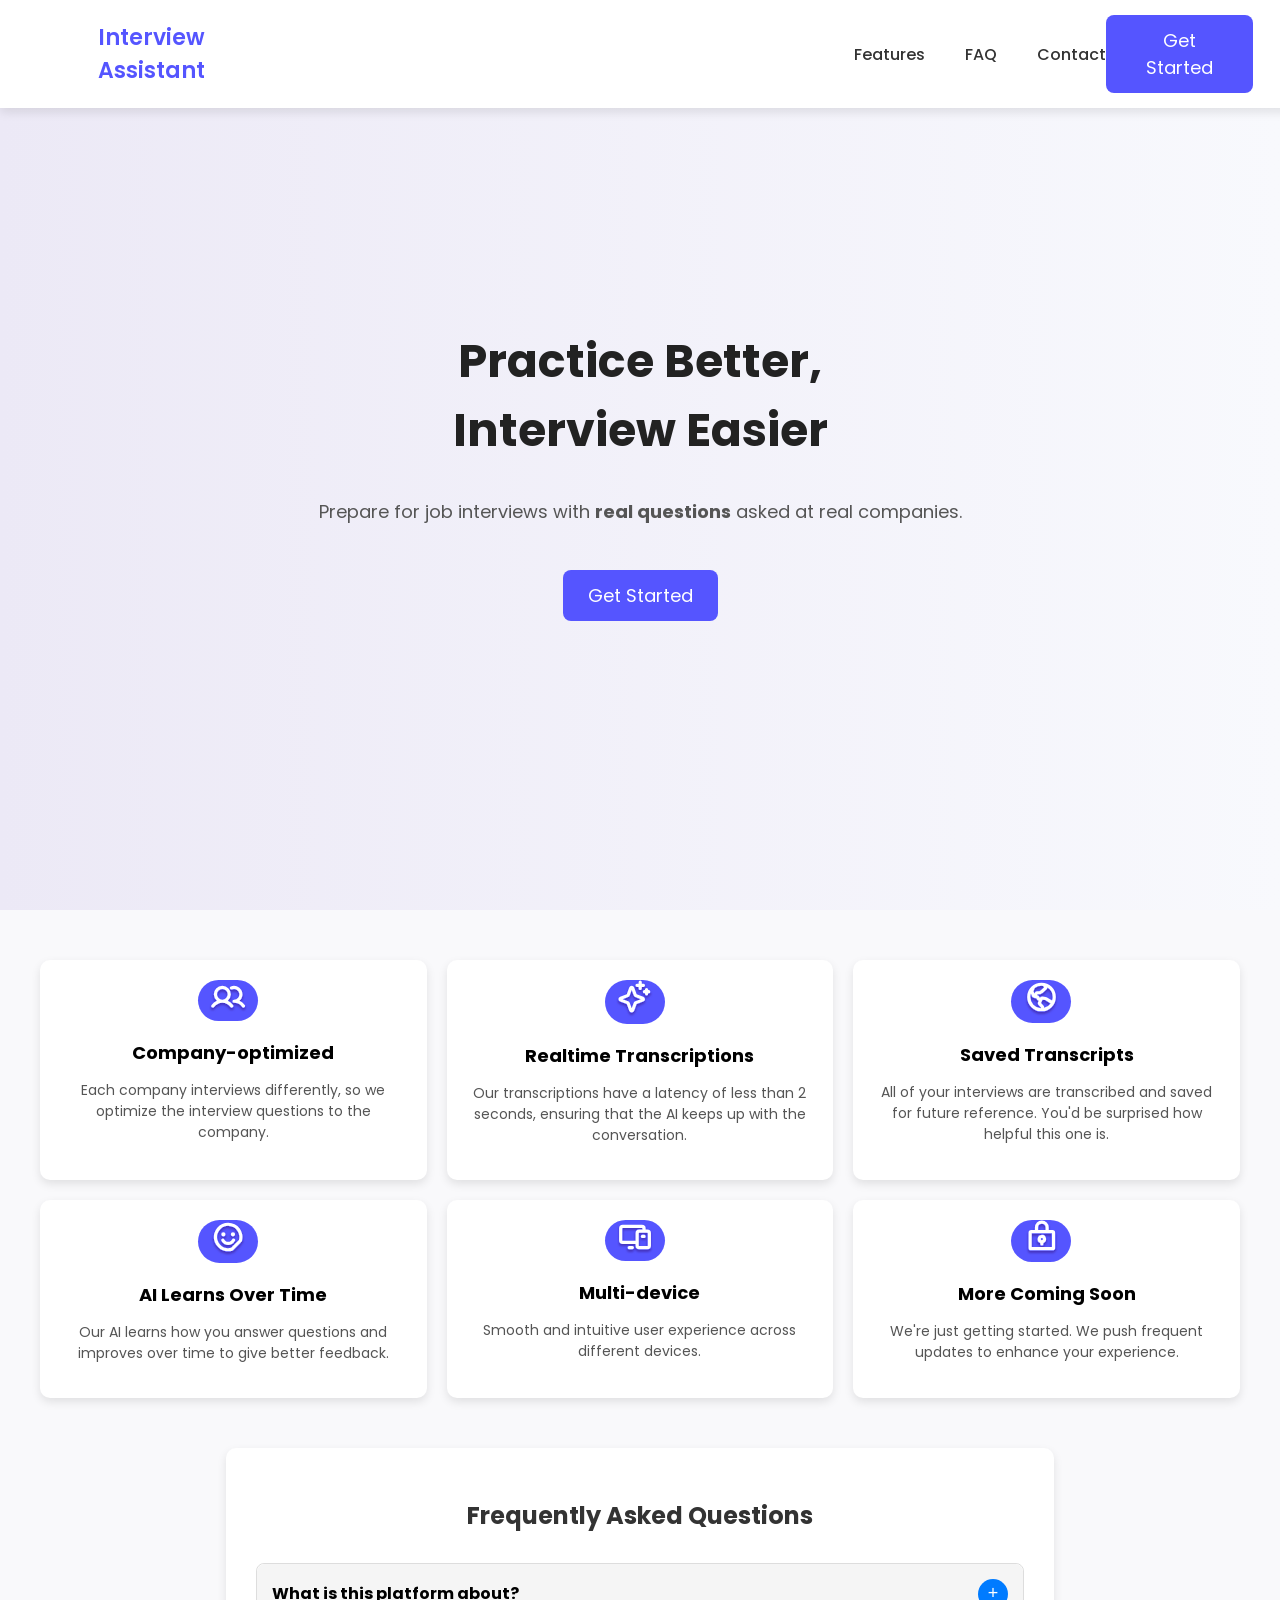
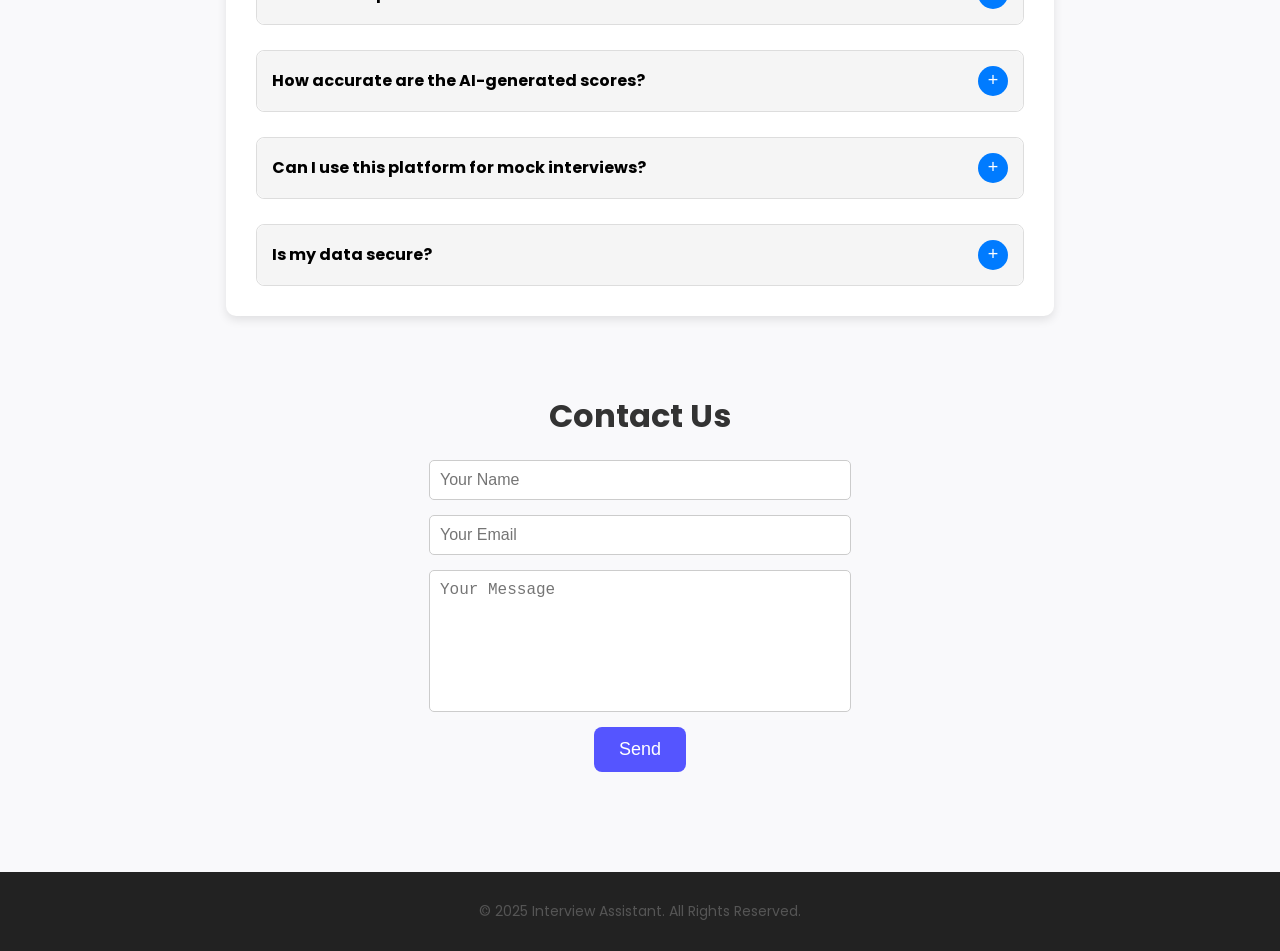
<file: index.html>
<!DOCTYPE html>
<html lang="en">
<head>
    <meta charset="UTF-8">
    <meta name="viewport" content="width=device-width, initial-scale=1.0">
    <title>Interview Assistant</title>
    <link href="https://fonts.googleapis.com/css2?family=Poppins:wght@300;400;600&display=swap" rel="stylesheet">
    <link rel="stylesheet" href="styles.css">
</head>
<body>

<header>
    <nav class="navbar">
        <div class="logo">Interview Assistant</div>
        <ul>
            <li><a href="#features">Features</a></li>
            <li><a href="#faq">FAQ</a></li>
            <li><a href="#contact">Contact</a></li>
        </ul>
        <a href="index1.html" class="btn">Get Started</a>
    </nav>
</header>

<section id="home" class="hero">
    <h1>Practice Better, <br>Interview Easier</h1>
    <p>Prepare for job interviews with <strong>real questions</strong> asked at real companies.</p><br>
    <a href="index1.html" class="btn">Get Started</a>
</section>

<section id="features">
    <div class="feature-card">
        <div class="icon"><img src="icon1.svg" alt="Company-optimized"></div>
        <h3>Company-optimized</h3>
        <p>Each company interviews differently, so we optimize the interview questions to the company.</p>
    </div>

    <div class="feature-card">
        <div class="icon"><img src="icon2.svg" alt="Realtime Transcriptions"></div>
        <h3>Realtime Transcriptions</h3>
        <p>Our transcriptions have a latency of less than 2 seconds, ensuring that the AI keeps up with the conversation.</p>
    </div>

    <div class="feature-card">
        <div class="icon"><img src="icon3.svg" alt="Saved Transcripts"></div>
        <h3>Saved Transcripts</h3>
        <p>All of your interviews are transcribed and saved for future reference. You'd be surprised how helpful this one is.</p>
    </div>

    <div class="feature-card">
        <div class="icon"><img src="icon4.svg" alt="AI Learns Over Time"></div>
        <h3>AI Learns Over Time</h3>
        <p>Our AI learns how you answer questions and improves over time to give better feedback.</p>
    </div>

    <div class="feature-card">
        <div class="icon"><img src="icon5.svg" alt="Multi-device"></div>
        <h3>Multi-device</h3>
        <p>Smooth and intuitive user experience across different devices.</p>
    </div>

    <div class="feature-card">
        <div class="icon"><img src="icon6.svg" alt="More Coming Soon"></div>
        <h3>More Coming Soon</h3>
        <p>We're just getting started. We push frequent updates to enhance your experience.</p>
    </div>
</section>

<section id="faq">
    <h2>Frequently Asked Questions</h2>
    <div class="faq-container">
        <div class="faq-item">
            <div class="faq-question">
                <span>What is this platform about?</span>
                <button class="faq-toggle">+</button>
            </div>
            <div class="faq-answer">
                This platform helps in analyzing student responses using AI models and provides feedback based on voice and keywords.
            </div>
        </div>

        <div class="faq-item">
            <div class="faq-question">
                <span>How accurate are the AI-generated scores?</span>
                <button class="faq-toggle">+</button>
            </div>
            <div class="faq-answer">
                Our AI models are trained on extensive datasets, ensuring high accuracy, but we always recommend human verification.
            </div>
        </div>

        <div class="faq-item">
            <div class="faq-question">
                <span>Can I use this platform for mock interviews?</span>
                <button class="faq-toggle">+</button>
            </div>
            <div class="faq-answer">
                Yes, you can use our platform for mock interviews, and it provides instant feedback to improve your performance.
            </div>
        </div>

        <div class="faq-item">
            <div class="faq-question">
                <span>Is my data secure?</span>
                <button class="faq-toggle">+</button>
            </div>
            <div class="faq-answer">
                Yes, we ensure complete data privacy with encryption, and your responses are never shared without permission.
            </div>
        </div>
    </div>
</section>

<section id="contact">
    <h2>Contact Us</h2>
    <form id="contact-form">
        <input type="text" placeholder="Your Name" required>
        <input type="email" placeholder="Your Email" required>
        <textarea placeholder="Your Message" required></textarea>
        <button type="submit" class="btn">Send</button>
    </form>
</section>

<footer>
    <p>&copy; 2025 Interview Assistant. All Rights Reserved.</p>
</footer>

<script src="script.js"></script>
<script>
var s = document.createElement("script");
s.src = "https://builder.corover.ai/params/widget/corovercb.lib.min.js?appId=1a52ae61-99c1-478e-8326-e823e359c471";
s.type = "text/javascript";
document.getElementsByTagName("body")[0].appendChild(s);
</script>
</body>
</html>
</file>
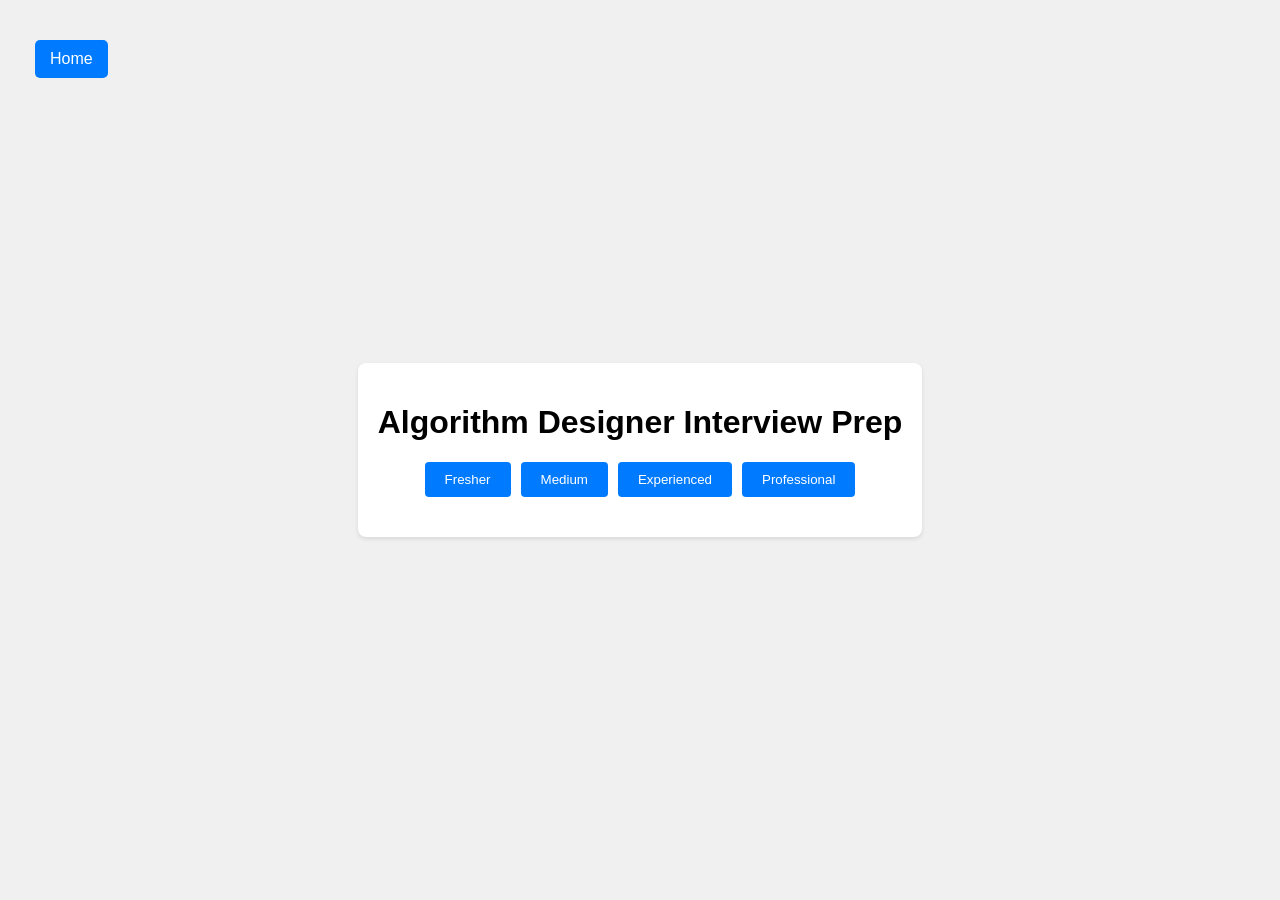
<file: Algo Designer/index.html>
<!DOCTYPE html>
<html>
<head>
<title>Algorithm Designer Interview Prep</title>
<link rel="stylesheet" href="style.css">
</head>
<body>
  <a href="../index.html" class="home-button">Home</a>
  <div class="container">
    <h1>Algorithm Designer Interview Prep</h1>
    <div class="level-buttons">
      <button id="fresher">Fresher</button>
      <button id="medium">Medium</button>
      <button id="experienced">Experienced</button>
      <button id="professional">Professional</button>
    </div>
    <div id="question-area" style="display: none;"></div>
    <div id="record-container" style="display: none;">  <button id="record-button" disabled>Record</button> </div><div id="user-answer" style="display: none;"></div>
    <button id="next-button" style="display: none;">Next/Skip</button>
    <div id="score-area" style="display: none;">
      <h2>Your Score: <span id="final-score">0</span></h2>
    </div>
    <div id="feedback-area" style="display: none;">
        <h2>Feedback:</h2>
        <ul id="feedback-list"></ul>
      </div>
  </div>

  <script src="script.js">
  </script>
</body>
</html>
</file>
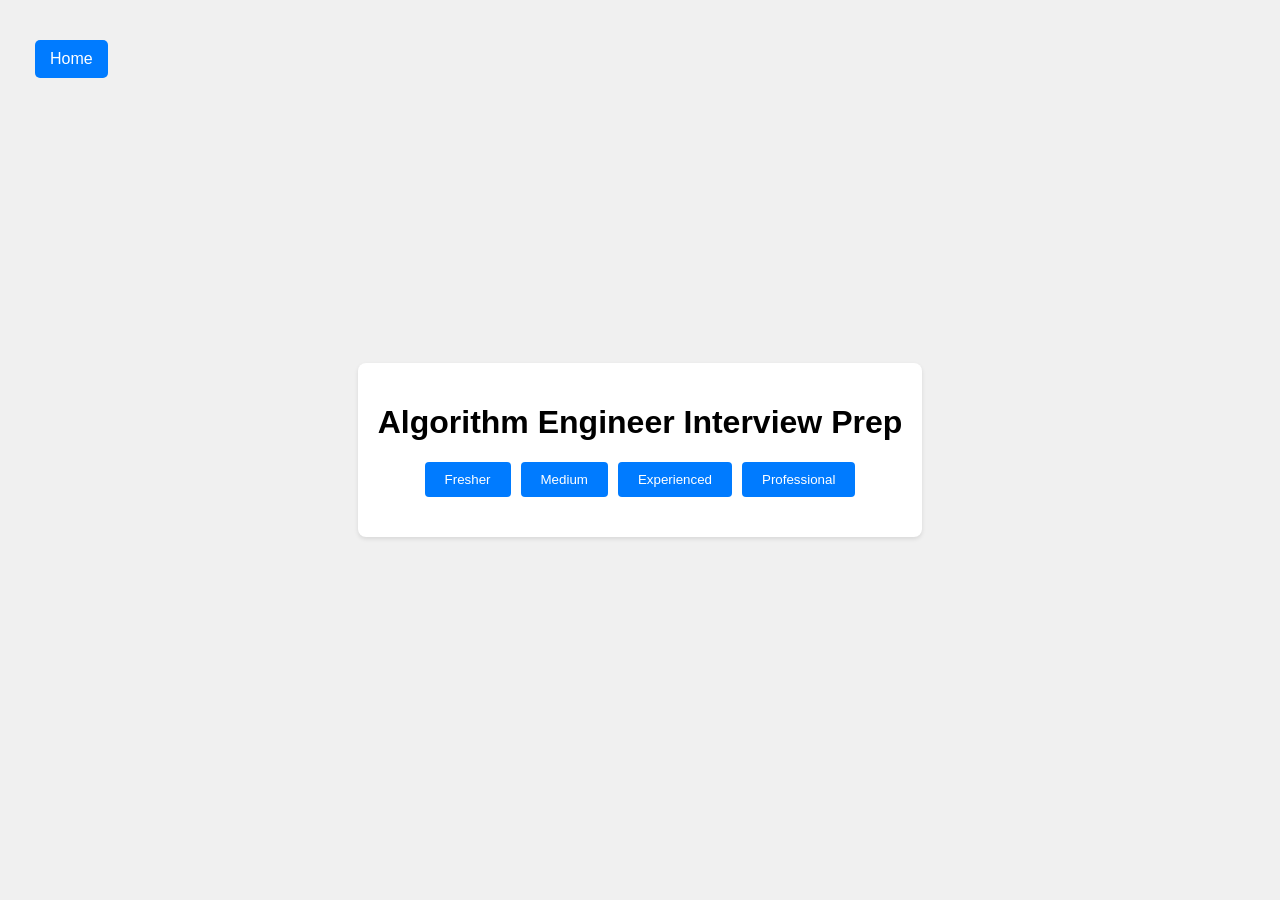
<file: Algo Engineer/index.html>
<!DOCTYPE html>
<html>
<head>
<title>Algorithm Engineer Interview Prep</title>
<link rel="stylesheet" href="style.css">
</head>
<body>
  <a href="../index.html" class="home-button">Home</a>
  <div class="container">
    <h1>Algorithm Engineer Interview Prep</h1>
    <div class="level-buttons">
      <button id="fresher">Fresher</button>
      <button id="medium">Medium</button>
      <button id="experienced">Experienced</button>
      <button id="professional">Professional</button>
    </div>
    <div id="question-area" style="display: none;"></div>
    <div id="record-container" style="display: none;">  <button id="record-button" disabled>Record</button> </div><div id="user-answer" style="display: none;"></div>
    <button id="next-button" style="display: none;">Next/Skip</button>
    <div id="score-area" style="display: none;">
      <h2>Your Score: <span id="final-score">0</span></h2>
    </div>
    <div id="feedback-area" style="display: none;">
        <h2>Feedback:</h2>
        <ul id="feedback-list"></ul>
      </div>
  </div>

  <script src="script.js">
  </script>
</body>
</html>
</file>
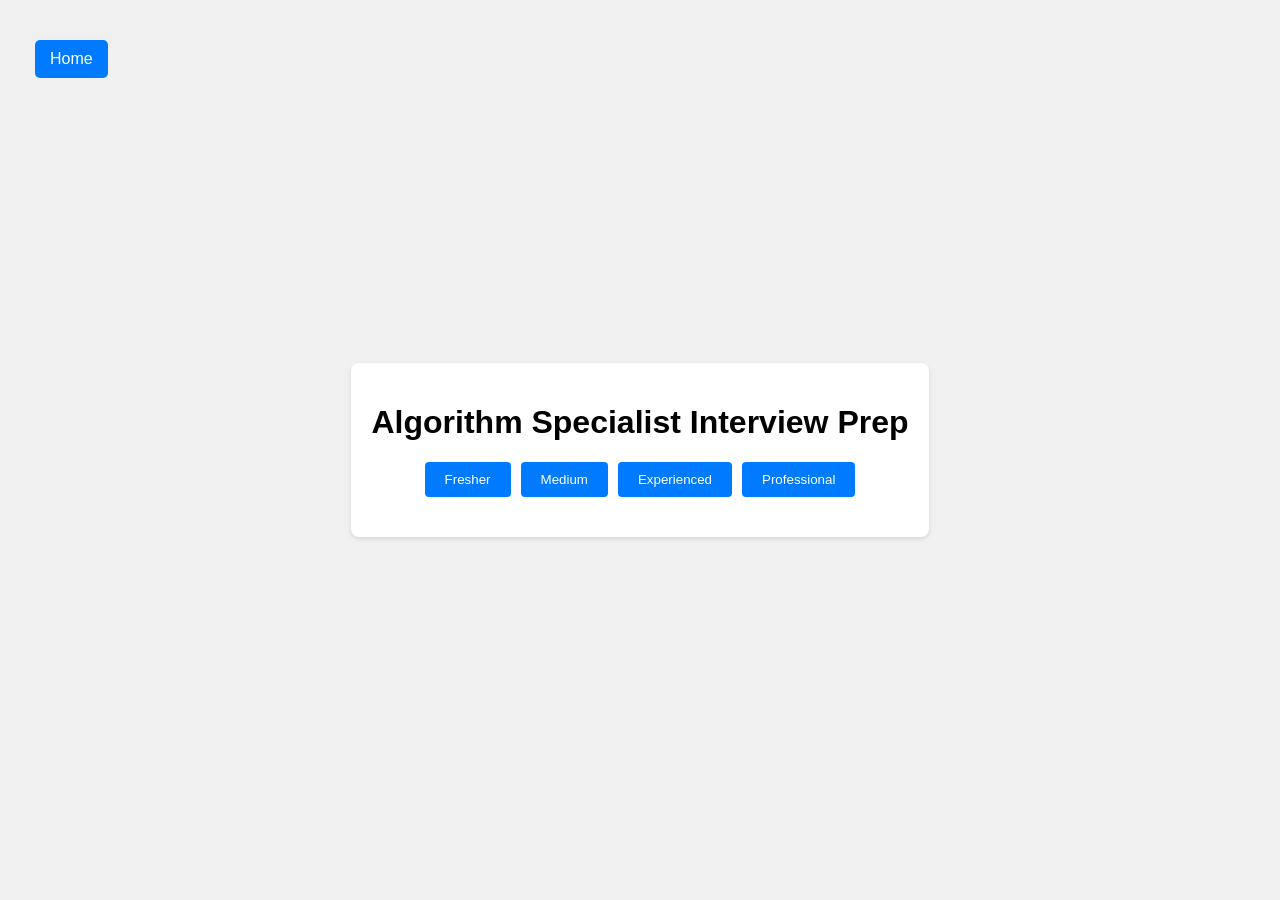
<file: Algorithm Specialist/index.html>
<!DOCTYPE html>
<html>
<head>
<title>Algorithm Specialist Interview Prep</title>
<link rel="stylesheet" href="style.css">
</head>
<body>
  <a href="../index.html" class="home-button">Home</a>
  <div class="container">
    <h1>Algorithm Specialist Interview Prep</h1>
    <div class="level-buttons">
      <button id="fresher">Fresher</button>
      <button id="medium">Medium</button>
      <button id="experienced">Experienced</button>
      <button id="professional">Professional</button>
    </div>
    <div id="question-area" style="display: none;"></div>
    <div id="record-container" style="display: none;">  <button id="record-button" disabled>Record</button> </div><div id="user-answer" style="display: none;"></div>
    <button id="next-button" style="display: none;">Next/Skip</button>
    <div id="score-area" style="display: none;">
      <h2>Your Score: <span id="final-score">0</span></h2>
    </div>
    <div id="feedback-area" style="display: none;">
        <h2>Feedback:</h2>
        <ul id="feedback-list"></ul>
      </div>
  </div>

  <script src="script.js">
  </script>
</body>
</html>
</file>
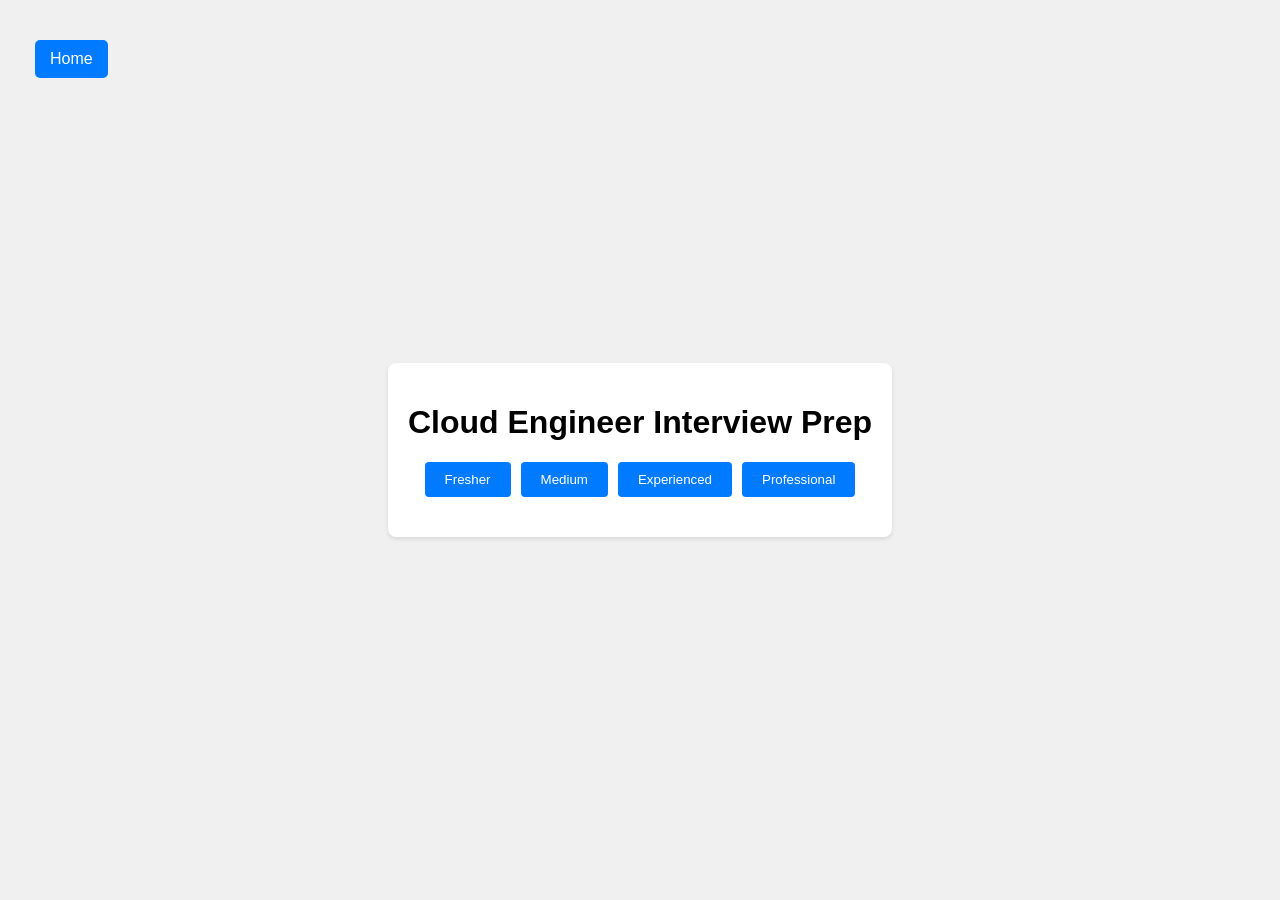
<file: Cloud Engineer/index.html>
<!DOCTYPE html>
<html>
<head>
<title>Cloud Engineer Interview Prep</title>
<link rel="stylesheet" href="style.css">
</head>
<body>
  <a href="../index.html" class="home-button">Home</a>
  <div class="container">
    <h1>Cloud Engineer Interview Prep</h1>
    <div class="level-buttons">
      <button id="fresher">Fresher</button>
      <button id="medium">Medium</button>
      <button id="experienced">Experienced</button>
      <button id="professional">Professional</button>
    </div>
    <div id="question-area" style="display: none;"></div>
    <div id="record-container" style="display: none;">  <button id="record-button" disabled>Record</button> </div><div id="user-answer" style="display: none;"></div>
    <button id="next-button" style="display: none;">Next/Skip</button>
    <div id="score-area" style="display: none;">
      <h2>Your Score: <span id="final-score">0</span></h2>
    </div>
    <div id="feedback-area" style="display: none;">
        <h2>Feedback:</h2>
        <ul id="feedback-list"></ul>
      </div>
  </div>

  <script src="script.js">
  </script>
</body>
</html>
</file>
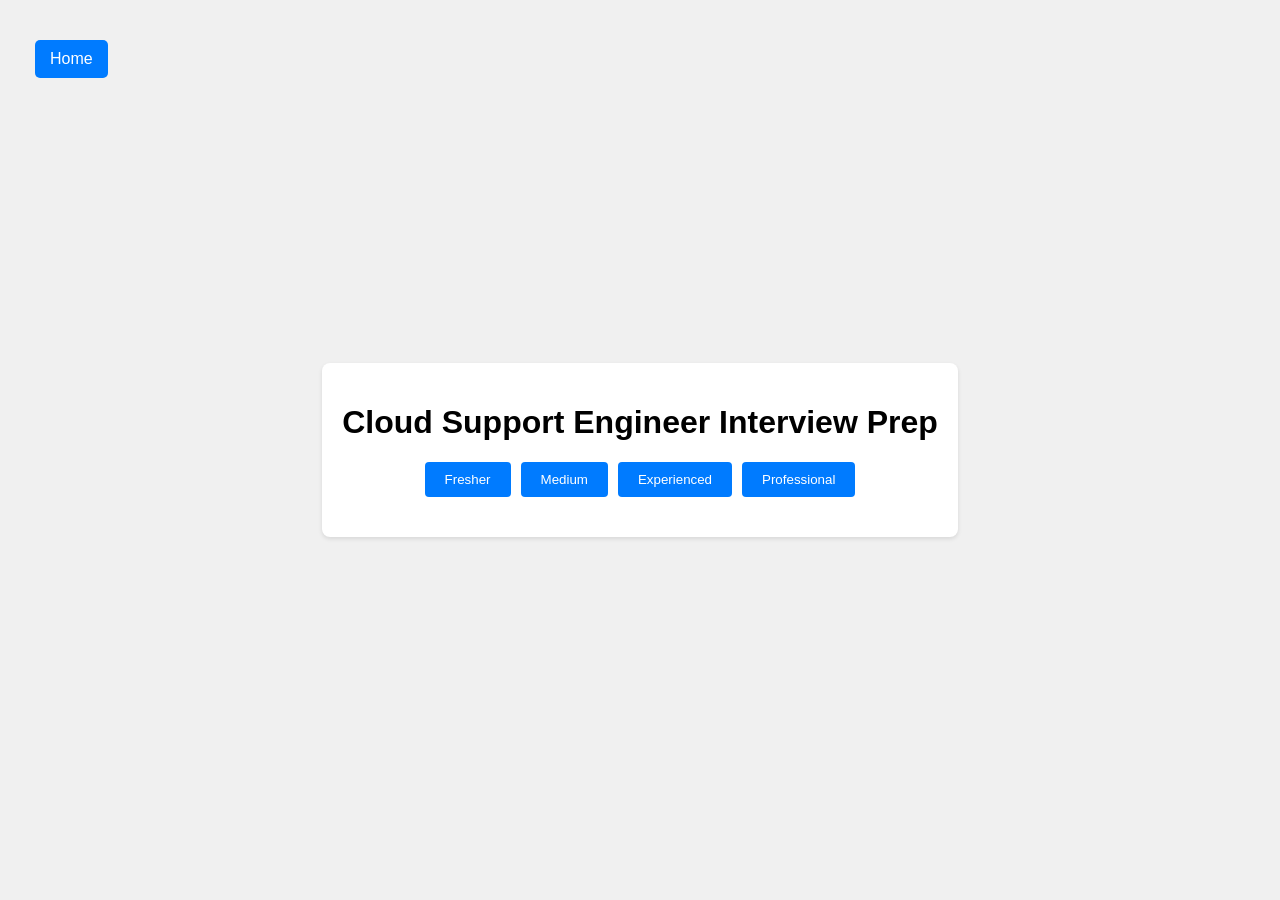
<file: Cloud Sprt Engineer/index.html>
<!DOCTYPE html>
<html>
<head>
<title>Cloud Support Engineer Interview Prep</title>
<link rel="stylesheet" href="style.css">
</head>
<body>
  <a href="../index.html" class="home-button">Home</a>
  <div class="container">
    <h1>Cloud Support Engineer Interview Prep</h1>
    <div class="level-buttons">
      <button id="fresher">Fresher</button>
      <button id="medium">Medium</button>
      <button id="experienced">Experienced</button>
      <button id="professional">Professional</button>
    </div>
    <div id="question-area" style="display: none;"></div>
    <div id="record-container" style="display: none;">  <button id="record-button" disabled>Record</button> </div><div id="user-answer" style="display: none;"></div>
    <button id="next-button" style="display: none;">Next/Skip</button>
    <div id="score-area" style="display: none;">
      <h2>Your Score: <span id="final-score">0</span></h2>
    </div>
    <div id="feedback-area" style="display: none;">
        <h2>Feedback:</h2>
        <ul id="feedback-list"></ul>
      </div>
  </div>

  <script src="script.js">
  </script>
</body>
</html>
</file>
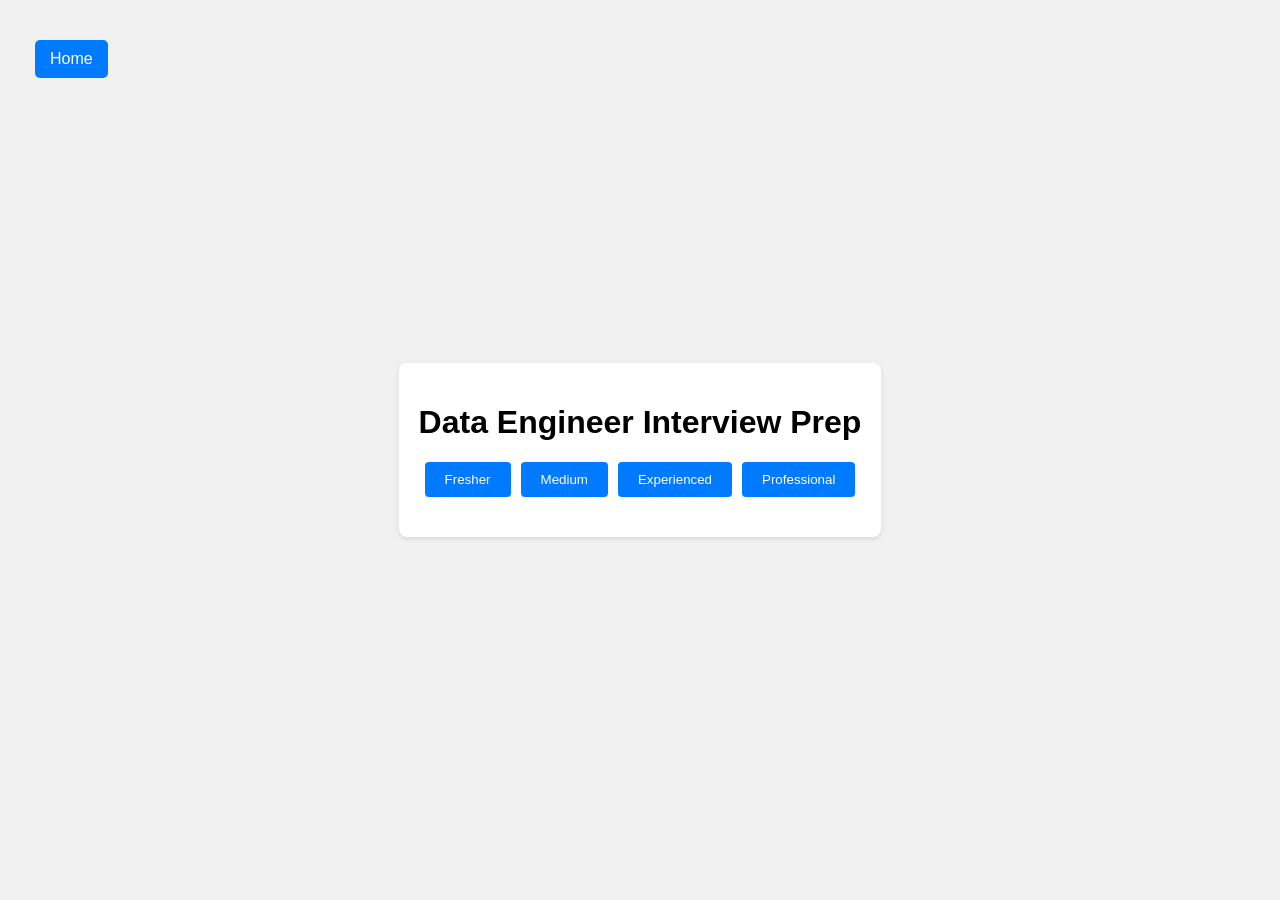
<file: Data Engineer/index.html>
<!DOCTYPE html>
<html>
<head>
<title>Data Engineer Interview Prep</title>
<link rel="stylesheet" href="style.css">
</head>
<body>
  <a href="../index.html" class="home-button">Home</a>
  <div class="container">
    <h1>Data Engineer Interview Prep</h1>
    <div class="level-buttons">
      <button id="fresher">Fresher</button>
      <button id="medium">Medium</button>
      <button id="experienced">Experienced</button>
      <button id="professional">Professional</button>
    </div>
    <div id="question-area" style="display: none;"></div>
    <div id="record-container" style="display: none;">  <button id="record-button" disabled>Record</button> </div><div id="user-answer" style="display: none;"></div>
    <button id="next-button" style="display: none;">Next/Skip</button>
    <div id="score-area" style="display: none;">
      <h2>Your Score: <span id="final-score">0</span></h2>
    </div>
    <div id="feedback-area" style="display: none;">
        <h2>Feedback:</h2>
        <ul id="feedback-list"></ul>
      </div>
  </div>

  <script src="script.js">
  </script>
</body>
</html>
</file>
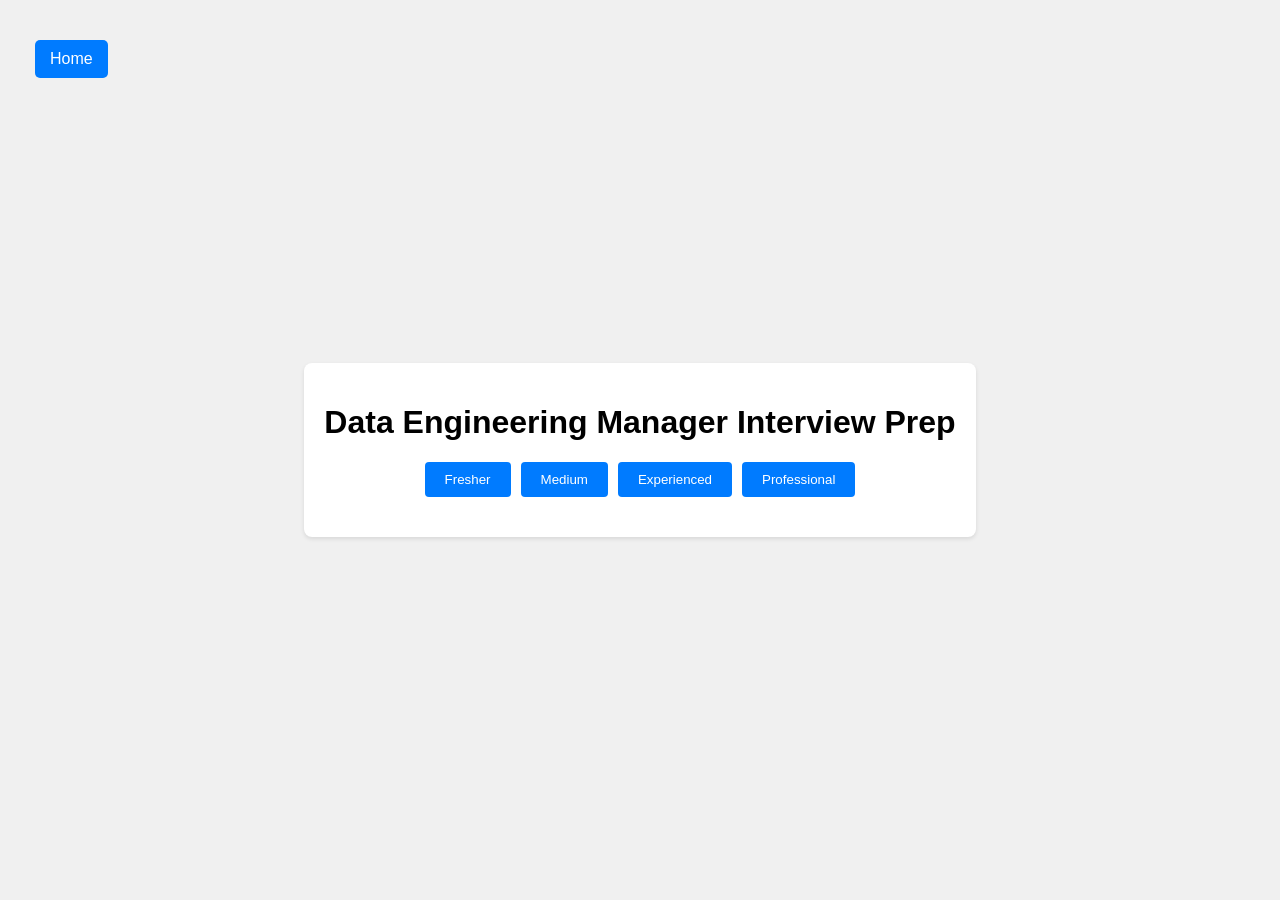
<file: Data Engr Manager/index.html>
<!DOCTYPE html>
<html>
<head>
<title>Data Engineering Manager Interview Prep</title>
<link rel="stylesheet" href="style.css">
</head>
<body>
  <a href="../index.html" class="home-button">Home</a>
  <div class="container">
    <h1>Data Engineering Manager Interview Prep</h1>
    <div class="level-buttons">
      <button id="fresher">Fresher</button>
      <button id="medium">Medium</button>
      <button id="experienced">Experienced</button>
      <button id="professional">Professional</button>
    </div>
    <div id="question-area" style="display: none;"></div>
    <div id="record-container" style="display: none;">  <button id="record-button" disabled>Record</button> </div><div id="user-answer" style="display: none;"></div>
    <button id="next-button" style="display: none;">Next/Skip</button>
    <div id="score-area" style="display: none;">
      <h2>Your Score: <span id="final-score">0</span></h2>
    </div>
    <div id="feedback-area" style="display: none;">
        <h2>Feedback:</h2>
        <ul id="feedback-list"></ul>
      </div>
  </div>

  <script src="script.js">
  </script>
</body>
</html>
</file>
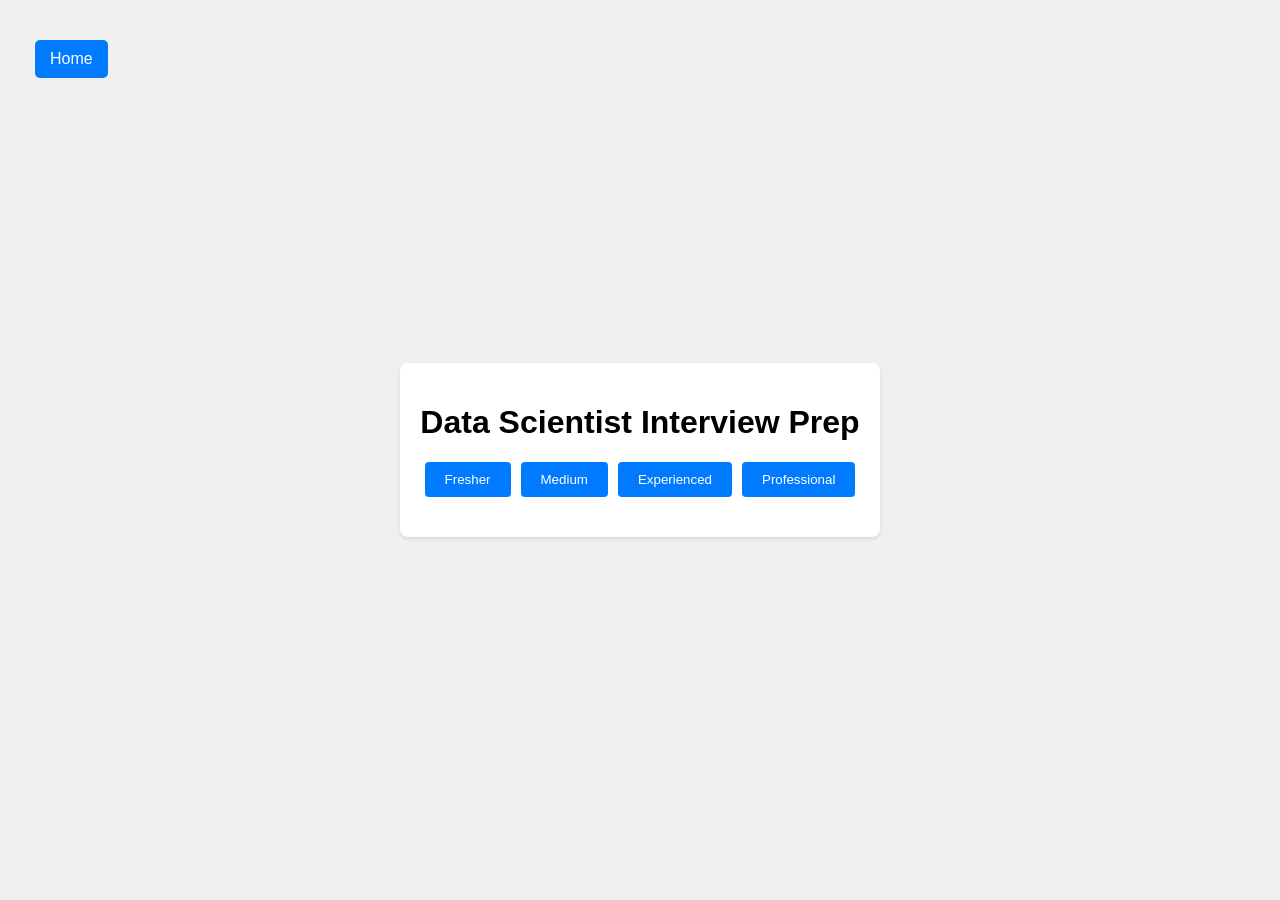
<file: Data Scientist/index.html>
<!DOCTYPE html>
<html>
<head>
<title>Data Scientist Interview Prep</title>
<link rel="stylesheet" href="style.css">
</head>
<body>
  <a href="../index.html" class="home-button">Home</a>
  <div class="container">
    <h1>Data Scientist Interview Prep</h1>
    <div class="level-buttons">
      <button id="fresher">Fresher</button>
      <button id="medium">Medium</button>
      <button id="experienced">Experienced</button>
      <button id="professional">Professional</button>
    </div>
    <div id="question-area" style="display: none;"></div>
    <div id="record-container" style="display: none;">  <button id="record-button" disabled>Record</button> </div><div id="user-answer" style="display: none;"></div>
    <button id="next-button" style="display: none;">Next/Skip</button>
    <div id="score-area" style="display: none;">
      <h2>Your Score: <span id="final-score">0</span></h2>
    </div>
    <div id="feedback-area" style="display: none;">
        <h2>Feedback:</h2>
        <ul id="feedback-list"></ul>
      </div>
  </div>

  <script src="script.js">
  </script>
</body>
</html>
</file>
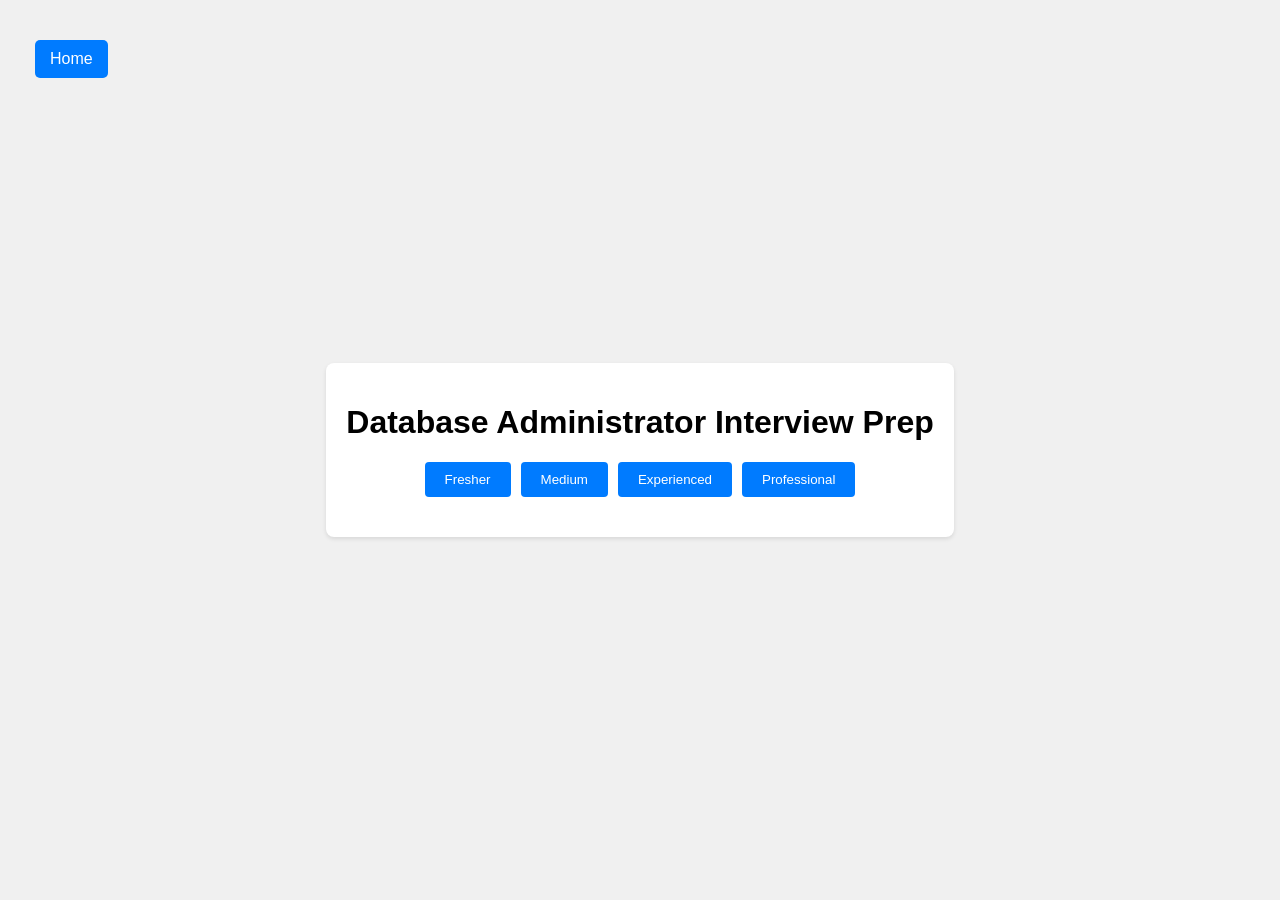
<file: DB Admin/index.html>
<!DOCTYPE html>
<html>
<head>
<title>Database Administrator Interview Prep</title>
<link rel="stylesheet" href="style.css">
</head>
<body>
  <a href="../index.html" class="home-button">Home</a>
  <div class="container">
    <h1>Database Administrator Interview Prep</h1>
    <div class="level-buttons">
      <button id="fresher">Fresher</button>
      <button id="medium">Medium</button>
      <button id="experienced">Experienced</button>
      <button id="professional">Professional</button>
    </div>
    <div id="question-area" style="display: none;"></div>
    <div id="record-container" style="display: none;">  <button id="record-button" disabled>Record</button> </div><div id="user-answer" style="display: none;"></div>
    <button id="next-button" style="display: none;">Next/Skip</button>
    <div id="score-area" style="display: none;">
      <h2>Your Score: <span id="final-score">0</span></h2>
    </div>
    <div id="feedback-area" style="display: none;">
        <h2>Feedback:</h2>
        <ul id="feedback-list"></ul>
      </div>
  </div>

  <script src="script.js">
  </script>
</body>
</html>
</file>
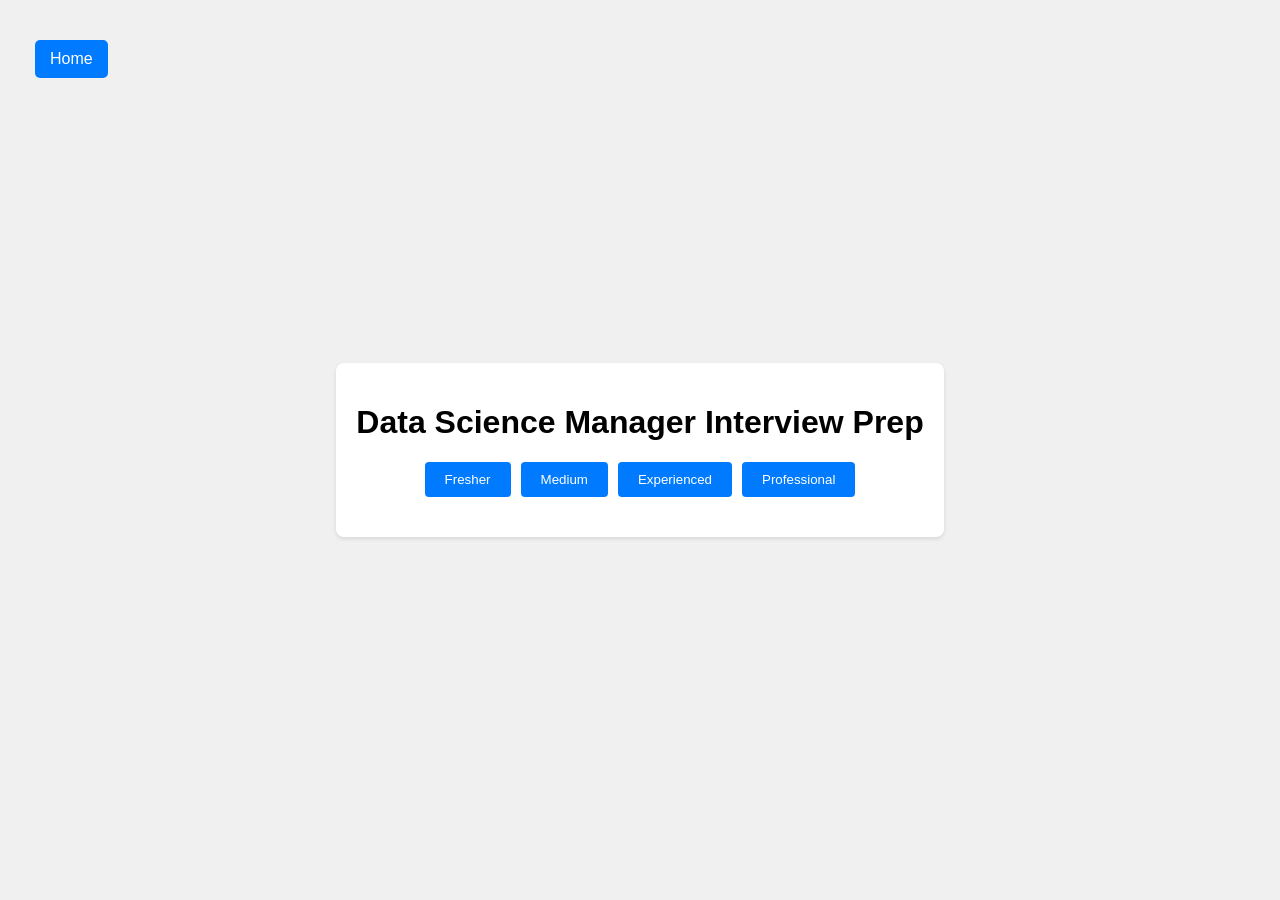
<file: DS Manager/index.html>
<!DOCTYPE html>
<html>
<head>
<title>Data Science Manager Interview Prep</title>
<link rel="stylesheet" href="style.css">
</head>
<body>
  <a href="../index.html" class="home-button">Home</a>
  <div class="container">
    <h1>Data Science Manager Interview Prep</h1>
    <div class="level-buttons">
      <button id="fresher">Fresher</button>
      <button id="medium">Medium</button>
      <button id="experienced">Experienced</button>
      <button id="professional">Professional</button>
    </div>
    <div id="question-area" style="display: none;"></div>
    <div id="record-container" style="display: none;">  <button id="record-button" disabled>Record</button> </div><div id="user-answer" style="display: none;"></div>
    <button id="next-button" style="display: none;">Next/Skip</button>
    <div id="score-area" style="display: none;">
      <h2>Your Score: <span id="final-score">0</span></h2>
    </div>
    <div id="feedback-area" style="display: none;">
        <h2>Feedback:</h2>
        <ul id="feedback-list"></ul>
      </div>
  </div>

  <script src="script.js">
  </script>
</body>
</html>
</file>
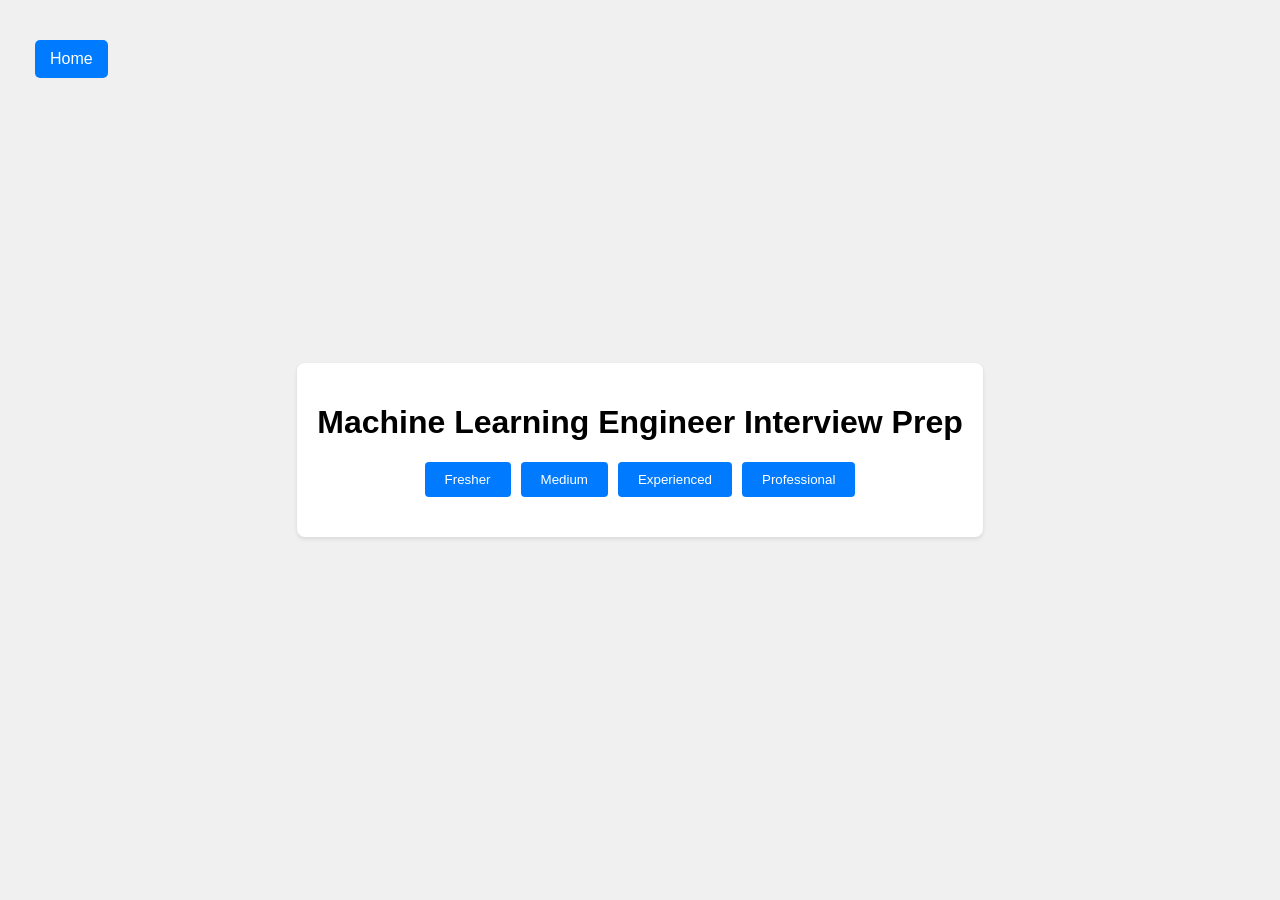
<file: Machine Learning Engineer/index.html>
<!DOCTYPE html>
<html>
<head>
<title>Machine Learning Engineer Interview Prep</title>
<link rel="stylesheet" href="style.css">
</head>
<body>
  <a href="../index.html" class="home-button">Home</a>
  <div class="container">
    <h1>Machine Learning Engineer Interview Prep</h1>
    <div class="level-buttons">
      <button id="fresher">Fresher</button>
      <button id="medium">Medium</button>
      <button id="experienced">Experienced</button>
      <button id="professional">Professional</button>
    </div>
    <div id="question-area" style="display: none;"></div>
    <div id="record-container" style="display: none;">  <button id="record-button" disabled>Record</button> </div><div id="user-answer" style="display: none;"></div>
    <button id="next-button" style="display: none;">Next/Skip</button>
    <div id="score-area" style="display: none;">
      <h2>Your Score: <span id="final-score">0</span></h2>
    </div>
    <div id="feedback-area" style="display: none;">
        <h2>Feedback:</h2>
        <ul id="feedback-list"></ul>
      </div>
  </div>

  <script src="script.js">
  </script>
</body>
</html>
</file>
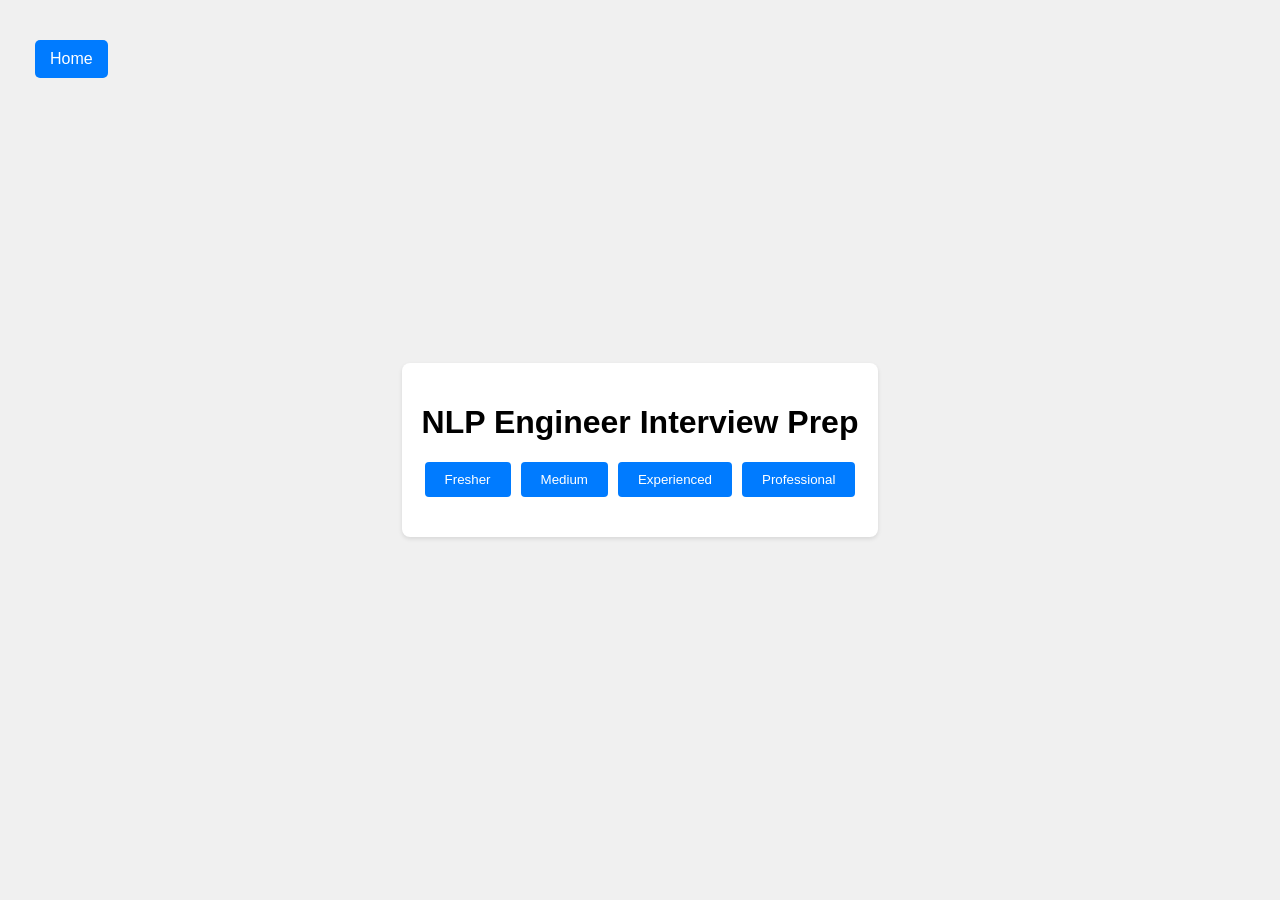
<file: NLP Engineer/index.html>
<!DOCTYPE html>
<html>
<head>
<title>NLP Engineer Interview Prep</title>
<link rel="stylesheet" href="style.css">
</head>
<body>
  <a href="../index.html" class="home-button">Home</a>
  <div class="container">
    <h1>NLP Engineer Interview Prep</h1>
    <div class="level-buttons">
      <button id="fresher">Fresher</button>
      <button id="medium">Medium</button>
      <button id="experienced">Experienced</button>
      <button id="professional">Professional</button>
    </div>
    <div id="question-area" style="display: none;"></div>
    <div id="record-container" style="display: none;">  <button id="record-button" disabled>Record</button> </div><div id="user-answer" style="display: none;"></div>
    <button id="next-button" style="display: none;">Next/Skip</button>
    <div id="score-area" style="display: none;">
      <h2>Your Score: <span id="final-score">0</span></h2>
    </div>
    <div id="feedback-area" style="display: none;">
        <h2>Feedback:</h2>
        <ul id="feedback-list"></ul>
      </div>
  </div>

  <script src="script.js">
  </script>
</body>
</html>
</file>
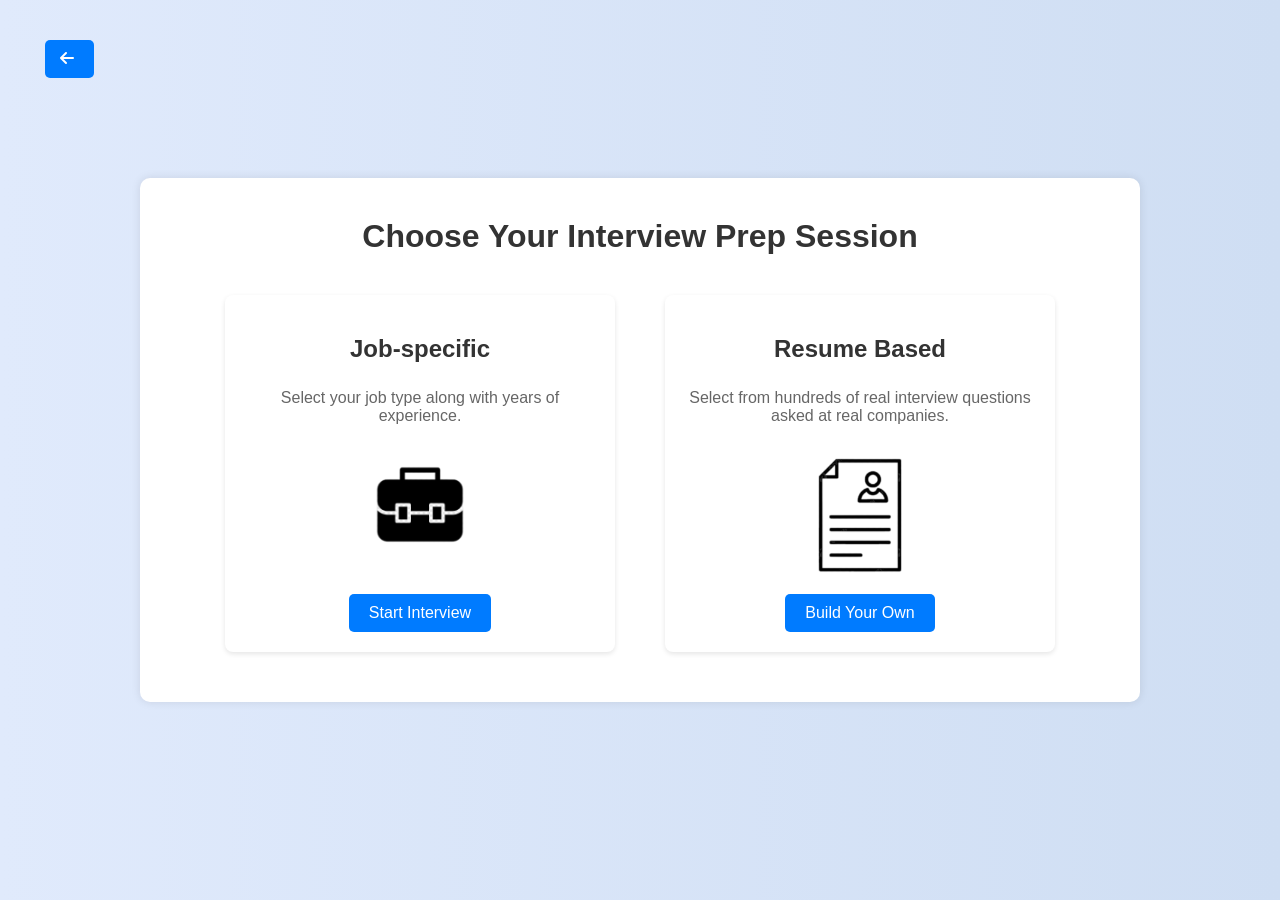
<file: index1.html>
<!DOCTYPE html>
<html lang="en">
<head>
    <meta charset="UTF-8">
    <meta name="viewport" content="width=device-width, initial-scale=1.0">
    <title>Interview Prep Session</title>
    <link rel="stylesheet" href="style1.css">
    <link rel="stylesheet" href="https://cdnjs.cloudflare.com/ajax/libs/font-awesome/6.0.0/css/all.min.css" integrity="sha512-9usAa10IRO0HhonpyAIVpjrylPvoDwiPUiKdWk5t3PyolY1cOd4DSE0Ga+ri4AuTroPR5aQvXU9xC6qOPnzFeg==" crossorigin="anonymous" referrerpolicy="no-referrer" />
</head>
<body>
    <a href="index.html" class="back-button"><i class="fas fa-arrow-left"></i></a>
    <div class="container">
        <h1>Choose Your Interview Prep Session</h1>
        <div class="card-container">
            <div class="card" id="job-specific">
                <h2>Job-specific</h2>
                <p>Select your job type along with years of experience.</p>
                <div class="image-area">
                    <img src="job_icon.png" alt="Job Icon"> 
                </div>
                <a href="index11.html" class="button">Start Interview</a>
            </div>
            <div class="card" id="custom">
                <h2>Resume Based</h2>
                <p>Select from hundreds of real interview questions asked at real companies.</p>
                <!-- <p>Setup only takes 2 mins.</p> -->
                <div class="image-area">
                    <img src="resume_icon.png" alt="Resume Icon">
                </div>
                <a href="https://resume-ai-coach-06.lovable.app/" class="button">Build Your Own</a>
            </div>
        </div>
    </div>

    <!-- <a href="index.html" class="back-button">Back</a> -->

</body>
</html>
</file>
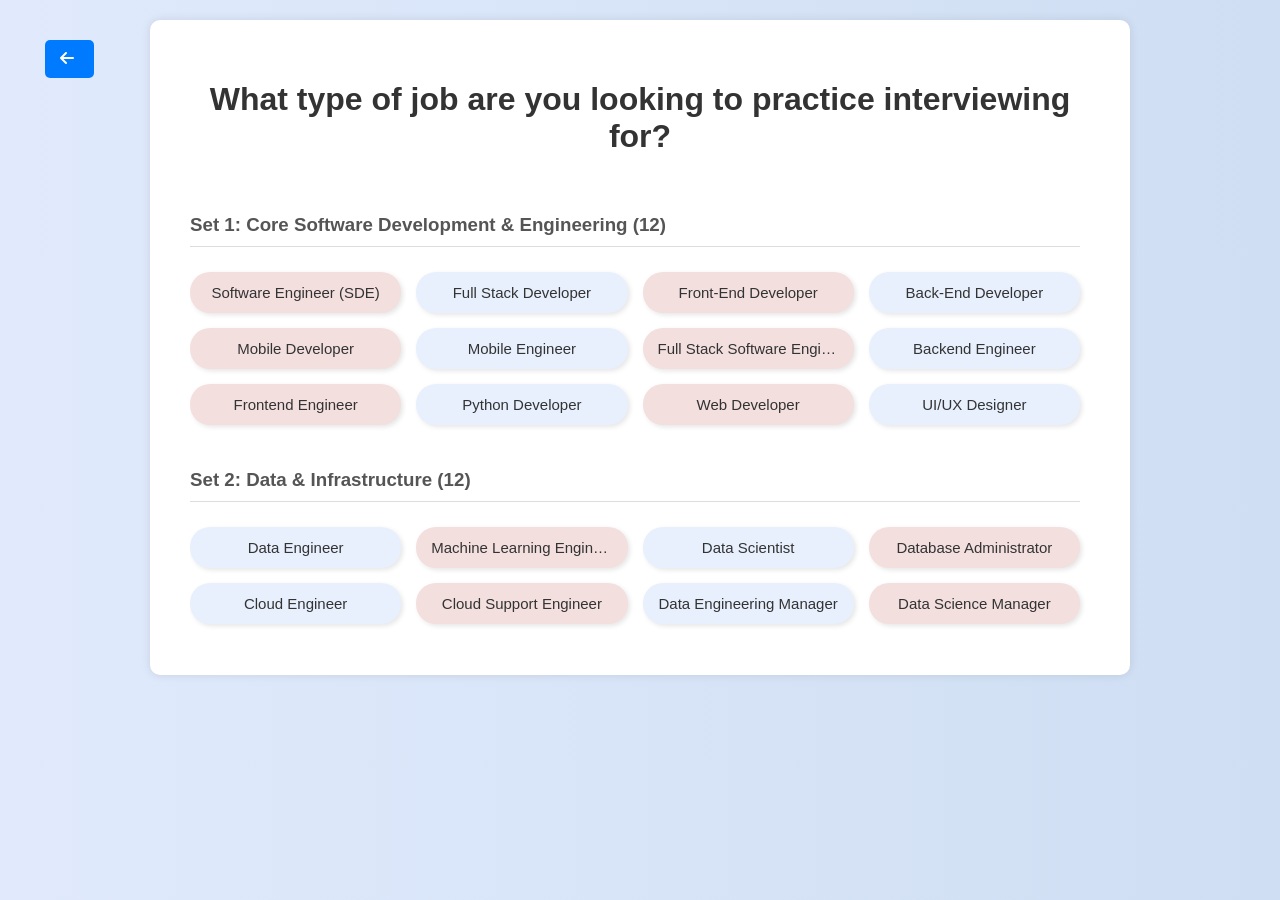
<file: index11.html>
<!DOCTYPE html>
<html lang="en">
<head>
    <meta charset="UTF-8">
    <meta name="viewport" content="width=device-width, initial-scale=1.0">
    <title>Interview Prep Session</title>
    <link rel="stylesheet" href="style11.css">
    <link rel="stylesheet" href="https://cdnjs.cloudflare.com/ajax/libs/font-awesome/6.0.0/css/all.min.css" integrity="sha512-9usAa10IRO0HhonpyAIVpjrylPvoDwiPUiKdWk5t3PyolY1cOd4DSE0Ga+ri4AuTroPR5aQvXU9xC6qOPnzFeg==" crossorigin="anonymous" referrerpolicy="no-referrer" />
</head>
<body>
    <a href="index1.html" class="back-button"><i class="fas fa-arrow-left"></i></a>
    <div class="container">
        <h1>What type of job are you looking to practice interviewing for?</h1>
        <div class="roles-grid">
            <h3>Set 1: Core Software Development & Engineering (12)</h3>
            <div class="role">Software Engineer (SDE)</div>
            <div class="role">Full Stack Developer</div>
            <div class="role">Front-End Developer</div>
            <div class="role">Back-End Developer</div>
            <div class="role">Mobile Developer</div>
            <div class="role">Mobile Engineer</div>
            <div class="role">Full Stack Software Engineer</div>
            <div class="role">Backend Engineer</div>
            <div class="role">Frontend Engineer</div>
            <div class="role">Python Developer</div>
            <div class="role">Web Developer</div>
            <div class="role">UI/UX Designer</div>
        
            <h3>Set 2: Data & Infrastructure (12)</h3>
            <a class="role" href="./Data Engineer/index.html">Data Engineer</a>
            <a class="role" href="./Machine Learning Engineer/index.html">Machine Learning Engineer</a>
            <a class="role" href="./Data Scientist/index.html">Data Scientist</a>
            <a class="role" href="./DB Admin/index.html">Database Administrator</a>
            <a class="role" href="./Cloud Engineer/index.html">Cloud Engineer</a>
            <a class="role" href="./Cloud Sprt Engineer/index.html">Cloud Support Engineer</a>
            <a class="role" href="./Data Engr Manager/index.html">Data Engineering Manager</a>
            <a class="role" href="./DS Manager/index.html">Data Science Manager</a>
            <a class="role" href="./Algo Designer/index.html">Algorithm Designer</a>
            <a class="role" href="./Algo Engineer/index.html">Algorithm Engineer</a>
            <a class="role" href="./Algorithm Specialist/index.html">Algorithm Specialist</a>
            <a class="role" href="./NLP Engineer/index.html">NLP Engineer</a>
        
            <h3>Set 3: Specialized & Management (10)</h3>
            <div class="role">DevOps Engineer</div>
            <div class="role">Security Analyst</div>
            <div class="role">Quality Assurance Engineer</div>
            <div class="role">Game Developer</div>
            <div class="role">Technical Program Manager</div>
            <div class="role">Blockchain Engineer</div>
            <div class="role">Systems Architect</div>
            <div class="role">Systems Engineer</div>
            <div class="role">Technical Program Manager</div> 
            <div class="role">Product Manager</div>
        </div>
    </div>
</body>
</html>
</file>
<file: styles.css>
/* General Styles */
body {
    font-family: 'Poppins', sans-serif;
    margin: 0;
    padding: 0;
    background-color: #f9f9fb;
    text-align: center;
    height: 100vh
}

/* Navigation Bar */
.navbar {
    display: flex;
    justify-content: space-between;
    align-items: center;
    padding: 15px 50px;
    background: white;
    box-shadow: 0px 4px 10px rgba(0, 0, 0, 0.1);
    position: fixed;
    top: 0;
    z-index: 1000;
    width: 94%;
}

.logo {
    font-size: 22px;
    font-weight: 600;
    color: #5555ff;
}

.navbar ul {
    list-style: none;
    display: flex;
    margin-left: 560px;
    gap: 40px;
}

.navbar ul li {
    display: inline;
}

.navbar ul li a {
    text-decoration: none;
    color: #333;
    font-size: 16px;
    font-weight: 500;
    transition: 0.3s;
}

.navbar ul li a:hover {
    color: #0056b3;
    border-radius: 2px;
}

/* Hero Section */


.hero {
    display: flex;
    flex-direction: column;
    align-items: center;
    justify-content: center;
    height: 90vh;
    text-align: center;
    padding: 50px;
    background: linear-gradient(to right, #ece9f6, #f8f9fd);
}

.hero h1 {
    font-size: 46px;
    font-weight: 700;
    color: #222;
    margin-bottom: 15px;
}

.hero p {
    font-size: 18px;
    color: #555;
    margin-bottom: 20px;
}

/* Button Styles */
.btn {
    display: inline-block;
    background: #5555ff;
    color: white;
    border: none;
    padding: 12px 25px;
    font-size: 18px;
    cursor: pointer;
    border-radius: 8px;
    text-decoration: none;
    transition: background 0.3s ease, transform 0.2s;
}

.btn:hover {
    background: #0056b3;
    transform: scale(1.05);
}

/* Features Section */
#features {
    display: grid;
    grid-template-columns: repeat(auto-fit, minmax(350px, 2fr));
    gap: 20px;
    max-width: 1200px;
    margin:  auto;
    padding: 20px;
    margin-top: 30px;
    margin-bottom: 30px;
}


.feature-card {
    background: white;
    border-radius: 10px;
    padding: 20px;
    text-align: center;
    box-shadow: 0px 4px 10px rgba(0, 0, 0, 0.1);
    transition: transform 0.3s ease-in-out;
}

.feature-card:hover {
    transform: translateY(-5px);
}

.icon{
    background-color: #5555ff;
    border-radius: 25px;
    margin-left: 138px;
    justify-content: center;
    width:60px;
}

h3 {
    font-size: 18px;
    font-weight: bold;
    margin-bottom: 10px;
}

p {
    color: #555;
    font-size: 14px;
}


/* faq section  */
#faq {
    width: 60%;
    background: white;
    padding: 30px;
    border-radius: 10px;
    box-shadow: 0px 4px 10px rgba(0, 0, 0, 0.1);
    margin: auto;
}

h2 {
    text-align: center;
    color: #333;
    margin-bottom: 30px;
}

.faq-container {
    display: flex;
    flex-direction: column;
    gap: 25px;
    margin:auto;
}

.faq-item {
    background: #ffffff;
    border: 1px solid #ddd;
    border-radius: 8px;
    overflow: hidden;
    transition: all 0.3s ease-in-out;
}

.faq-question {
    display: flex;
    justify-content: space-between;
    align-items: center;
    padding: 15px;
    font-size: 16px;
    font-weight: bold;
    cursor: pointer;
    background: #f5f5f5;
    border-radius: 8px;
}

.faq-toggle {
    background: #007bff;
    color: white;
    border: none;
    font-size: 18px;
    width: 30px;
    height: 30px;
    border-radius: 50%;
    cursor: pointer;
    transition: background 0.3s;
}

.faq-toggle:hover {
    background: #0056b3;
}

.faq-answer {
    padding: 15px;
    font-size: 14px;
    color: #555;
    background: #f9f9f9;
    display: none;
    border-top: 1px solid #ddd;
}

/* Contact Form */
#contact {
    padding: 50px;
}

#contact h2 {
    font-size: 32px;
    margin-bottom: 20px;
}

#contact-form {
    display: flex;
    flex-direction: column;
    align-items: center;
    gap: 15px;
}

#contact-form input,
#contact-form textarea {
    width: 80%;
    max-width: 400px;
    padding: 10px;
    border: 1px solid #ccc;
    border-radius: 5px;
    font-size: 16px;
}

#contact-form textarea {
    height: 120px;
    resize: none;
}

/* Footer */
footer {
    background: #222;
    color: white;
    padding: 15px;
    margin-top: 50px;
    font-size: 14px;
}
</file>
<file: Algo Designer/style.css>
body {
  font-family: sans-serif;
  display: flex;
  justify-content: center;
  align-items: center;
  min-height: 100vh;
  background-color: #f0f0f0;
  margin: 0;
}

.container {
  background-color: white;
  padding: 20px;
  border-radius: 8px;
  box-shadow: 0 2px 4px rgba(0, 0, 0, 0.1);
  text-align: center;
  position: relative;
}

.container h1{
  font-family: 'Lucida Sans Unicode', Geneva, Verdana, sans-serif;
}

.level-buttons {
  display: flex;
  justify-content: center;
  gap: 10px;
  margin-bottom: 20px;
}

button {
  padding: 10px 20px;
  background-color: #007bff;
  color: white;
  border: none;
  border-radius: 4px;
  cursor: pointer;
  transition: background-color 0.3s ease;
}

button:hover {
  background-color: #0056b3;
}

#question-area {
  text-align: left;
  padding: 10px;
  border: 1px solid #ccc;
  border-radius: 4px;
  min-height: 100px;
  margin-bottom: 10px; /* Add margin below question area */
}

#question-area p {
    margin-bottom: 10px;
}

#next-button {
  padding: 10px 20px;
  margin:auto;
  background-color: #007bff;
  color: white;
  border: none;
  border-radius: 4px;
  cursor: pointer;
  transition: background-color 0.3s ease;
  margin-top: 10px;
}

#next-button:hover {
  background-color: #0056b3;
}

#score-area {
  text-align: center;
  margin-bottom: 20px;
  font-size: 1.2em;
}

#final-score {
  font-weight: bold;
  color: #007bff;
}

.home-button {
  position: absolute;
  top: 40px;
  left: 35px;
  background-color: #007bff;
  color: white;
  padding: 10px 15px;
  border: none;
  border-radius: 5px;
  text-decoration: none;
  transition: background-color 0.3s;
  z-index: 2;
}

.home-button:hover {
  background-color: #0056b3;
}

#user-answer {
  margin-top: 10px;
  padding: 10px;
  border: 1px solid #ccc;
  border-radius: 4px;
  min-height: 40px;
  text-align: left;
  white-space: pre-wrap;
}

#feedback-area {
  text-align: left;
  margin-top: 20px;
  padding: 10px;
  border: 1px solid #ccc;
  border-radius: 4px;
}

#feedback-list {
  list-style-type: none;
  padding: 0;
}

#feedback-list li {
  margin-bottom: 5px;
}

#record-container { /* Style the container */
  display: flex; /* Use flexbox */
  justify-content: center; /* Center horizontally */
  margin-bottom: 20px; /* Add some space below */
}

#record-button {
  position: absolute;
  top: 50%;
  left: 50%;
  transform: translate(-50%, -50%);
  background: none;
  background-color: #5e63f0; /* Blue background */
  border: none;
  cursor: pointer;
  opacity: 1.2;
  color: white;
  margin-top: 55px;
  transition: opacity 0.3s;
  border-radius: 5px;
  padding: 10px 20px;
  text-decoration: none;
  transition: background-color 0.3s;
  display: flex; /* Use flexbox for centering */
  align-items: center; /* Vertically center content */
  justify-content: center; /* Horizontally center content */
}

#record-button:hover {
  background-color: #0056b3; /* Darker blue on hover */
}

#record-button:disabled {
    opacity: 0.5; /* Less opaque when disabled */
    cursor: default; /* Change cursor to default */
}

#record-button.recording {
  background-color: #f00; /* Change background color to red while recording */
  /* Add any other styles you want */
}
</file>
<file: Algo Engineer/style.css>
body {
  font-family: sans-serif;
  display: flex;
  justify-content: center;
  align-items: center;
  min-height: 100vh;
  background-color: #f0f0f0;
  margin: 0;
}

.container {
  background-color: white;
  padding: 20px;
  border-radius: 8px;
  box-shadow: 0 2px 4px rgba(0, 0, 0, 0.1);
  text-align: center;
  position: relative;
}

.container h1{
  font-family: 'Lucida Sans Unicode', Geneva, Verdana, sans-serif;
}

.level-buttons {
  display: flex;
  justify-content: center;
  gap: 10px;
  margin-bottom: 20px;
}

button {
  padding: 10px 20px;
  background-color: #007bff;
  color: white;
  border: none;
  border-radius: 4px;
  cursor: pointer;
  transition: background-color 0.3s ease;
}

button:hover {
  background-color: #0056b3;
}

#question-area {
  text-align: left;
  padding: 10px;
  border: 1px solid #ccc;
  border-radius: 4px;
  min-height: 100px;
  margin-bottom: 10px; /* Add margin below question area */
}

#question-area p {
    margin-bottom: 10px;
}

#next-button {
  padding: 10px 20px;
  margin:auto;
  background-color: #007bff;
  color: white;
  border: none;
  border-radius: 4px;
  cursor: pointer;
  transition: background-color 0.3s ease;
  margin-top: 10px;
}

#next-button:hover {
  background-color: #0056b3;
}

#score-area {
  text-align: center;
  margin-bottom: 20px;
  font-size: 1.2em;
}

#final-score {
  font-weight: bold;
  color: #007bff;
}

.home-button {
  position: absolute;
  top: 40px;
  left: 35px;
  background-color: #007bff;
  color: white;
  padding: 10px 15px;
  border: none;
  border-radius: 5px;
  text-decoration: none;
  transition: background-color 0.3s;
  z-index: 2;
}

.home-button:hover {
  background-color: #0056b3;
}

#user-answer {
  margin-top: 10px;
  padding: 10px;
  border: 1px solid #ccc;
  border-radius: 4px;
  min-height: 40px;
  text-align: left;
  white-space: pre-wrap;
}

#feedback-area {
  text-align: left;
  margin-top: 20px;
  padding: 10px;
  border: 1px solid #ccc;
  border-radius: 4px;
}

#feedback-list {
  list-style-type: none;
  padding: 0;
}

#feedback-list li {
  margin-bottom: 5px;
}

#record-container { /* Style the container */
  display: flex; /* Use flexbox */
  justify-content: center; /* Center horizontally */
  margin-bottom: 20px; /* Add some space below */
}

#record-button {
  position: absolute;
  top: 50%;
  left: 50%;
  transform: translate(-50%, -50%);
  background: none;
  background-color: #5e63f0; /* Blue background */
  border: none;
  cursor: pointer;
  opacity: 1.2;
  color: white;
  margin-top: 55px;
  transition: opacity 0.3s;
  border-radius: 5px;
  padding: 10px 20px;
  text-decoration: none;
  transition: background-color 0.3s;
  display: flex; /* Use flexbox for centering */
  align-items: center; /* Vertically center content */
  justify-content: center; /* Horizontally center content */
}

#record-button:hover {
  background-color: #0056b3; /* Darker blue on hover */
}

#record-button:disabled {
    opacity: 0.5; /* Less opaque when disabled */
    cursor: default; /* Change cursor to default */
}

#record-button.recording {
  background-color: #f00; /* Change background color to red while recording */
  /* Add any other styles you want */
}
</file>
<file: Algorithm Specialist/style.css>
body {
  font-family: sans-serif;
  display: flex;
  justify-content: center;
  align-items: center;
  min-height: 100vh;
  background-color: #f0f0f0;
  margin: 0;
}

.container {
  background-color: white;
  padding: 20px;
  border-radius: 8px;
  box-shadow: 0 2px 4px rgba(0, 0, 0, 0.1);
  text-align: center;
  position: relative;
}

.container h1{
  font-family: 'Lucida Sans Unicode', Geneva, Verdana, sans-serif;
}

.level-buttons {
  display: flex;
  justify-content: center;
  gap: 10px;
  margin-bottom: 20px;
}

button {
  padding: 10px 20px;
  background-color: #007bff;
  color: white;
  border: none;
  border-radius: 4px;
  cursor: pointer;
  transition: background-color 0.3s ease;
}

button:hover {
  background-color: #0056b3;
}

#question-area {
  text-align: left;
  padding: 10px;
  border: 1px solid #ccc;
  border-radius: 4px;
  min-height: 100px;
  margin-bottom: 10px; /* Add margin below question area */
}

#question-area p {
    margin-bottom: 10px;
}

#next-button {
  padding: 10px 20px;
  margin:auto;
  background-color: #007bff;
  color: white;
  border: none;
  border-radius: 4px;
  cursor: pointer;
  transition: background-color 0.3s ease;
  margin-top: 10px;
}

#next-button:hover {
  background-color: #0056b3;
}

#score-area {
  text-align: center;
  margin-bottom: 20px;
  font-size: 1.2em;
}

#final-score {
  font-weight: bold;
  color: #007bff;
}

.home-button {
  position: absolute;
  top: 40px;
  left: 35px;
  background-color: #007bff;
  color: white;
  padding: 10px 15px;
  border: none;
  border-radius: 5px;
  text-decoration: none;
  transition: background-color 0.3s;
  z-index: 2;
}

.home-button:hover {
  background-color: #0056b3;
}

#user-answer {
  margin-top: 10px;
  padding: 10px;
  border: 1px solid #ccc;
  border-radius: 4px;
  min-height: 40px;
  text-align: left;
  white-space: pre-wrap;
}

#feedback-area {
  text-align: left;
  margin-top: 20px;
  padding: 10px;
  border: 1px solid #ccc;
  border-radius: 4px;
}

#feedback-list {
  list-style-type: none;
  padding: 0;
}

#feedback-list li {
  margin-bottom: 5px;
}

#record-container { /* Style the container */
  display: flex; /* Use flexbox */
  justify-content: center; /* Center horizontally */
  margin-bottom: 20px; /* Add some space below */
}

#record-button {
  position: absolute;
  top: 50%;
  left: 50%;
  transform: translate(-50%, -50%);
  background: none;
  background-color: #5e63f0; /* Blue background */
  border: none;
  cursor: pointer;
  opacity: 1.2;
  color: white;
  margin-top: 55px;
  transition: opacity 0.3s;
  border-radius: 5px;
  padding: 10px 20px;
  text-decoration: none;
  transition: background-color 0.3s;
  display: flex; /* Use flexbox for centering */
  align-items: center; /* Vertically center content */
  justify-content: center; /* Horizontally center content */
}

#record-button:hover {
  background-color: #0056b3; /* Darker blue on hover */
}

#record-button:disabled {
    opacity: 0.5; /* Less opaque when disabled */
    cursor: default; /* Change cursor to default */
}

#record-button.recording {
  background-color: #f00; /* Change background color to red while recording */
  /* Add any other styles you want */
}
</file>
<file: Cloud Engineer/style.css>
body {
  font-family: sans-serif;
  display: flex;
  justify-content: center;
  align-items: center;
  min-height: 100vh;
  background-color: #f0f0f0;
  margin: 0;
}

.container {
  background-color: white;
  padding: 20px;
  border-radius: 8px;
  box-shadow: 0 2px 4px rgba(0, 0, 0, 0.1);
  text-align: center;
  position: relative;
}

.container h1{
  font-family: 'Lucida Sans Unicode', Geneva, Verdana, sans-serif;
}

.level-buttons {
  display: flex;
  justify-content: center;
  gap: 10px;
  margin-bottom: 20px;
}

button {
  padding: 10px 20px;
  background-color: #007bff;
  color: white;
  border: none;
  border-radius: 4px;
  cursor: pointer;
  transition: background-color 0.3s ease;
}

button:hover {
  background-color: #0056b3;
}

#question-area {
  text-align: left;
  padding: 10px;
  border: 1px solid #ccc;
  border-radius: 4px;
  min-height: 100px;
  margin-bottom: 10px; /* Add margin below question area */
}

#question-area p {
    margin-bottom: 10px;
}

#next-button {
  padding: 10px 20px;
  margin:auto;
  background-color: #007bff;
  color: white;
  border: none;
  border-radius: 4px;
  cursor: pointer;
  transition: background-color 0.3s ease;
  margin-top: 10px;
}

#next-button:hover {
  background-color: #0056b3;
}

#score-area {
  text-align: center;
  margin-bottom: 20px;
  font-size: 1.2em;
}

#final-score {
  font-weight: bold;
  color: #007bff;
}

.home-button {
  position: absolute;
  top: 40px;
  left: 35px;
  background-color: #007bff;
  color: white;
  padding: 10px 15px;
  border: none;
  border-radius: 5px;
  text-decoration: none;
  transition: background-color 0.3s;
  z-index: 2;
}

.home-button:hover {
  background-color: #0056b3;
}

#user-answer {
  margin-top: 10px;
  padding: 10px;
  border: 1px solid #ccc;
  border-radius: 4px;
  min-height: 40px;
  text-align: left;
  white-space: pre-wrap;
}

#feedback-area {
  text-align: left;
  margin-top: 20px;
  padding: 10px;
  border: 1px solid #ccc;
  border-radius: 4px;
}

#feedback-list {
  list-style-type: none;
  padding: 0;
}

#feedback-list li {
  margin-bottom: 5px;
}

#record-container { /* Style the container */
  display: flex; /* Use flexbox */
  justify-content: center; /* Center horizontally */
  margin-bottom: 20px; /* Add some space below */
}

#record-button {
  position: absolute;
  top: 50%;
  left: 50%;
  transform: translate(-50%, -50%);
  background: none;
  background-color: #5e63f0; /* Blue background */
  border: none;
  cursor: pointer;
  opacity: 1.2;
  color: white;
  margin-top: 55px;
  transition: opacity 0.3s;
  border-radius: 5px;
  padding: 10px 20px;
  text-decoration: none;
  transition: background-color 0.3s;
  display: flex; /* Use flexbox for centering */
  align-items: center; /* Vertically center content */
  justify-content: center; /* Horizontally center content */
}

#record-button:hover {
  background-color: #0056b3; /* Darker blue on hover */
}

#record-button:disabled {
    opacity: 0.5; /* Less opaque when disabled */
    cursor: default; /* Change cursor to default */
}

#record-button.recording {
  background-color: #f00; /* Change background color to red while recording */
  /* Add any other styles you want */
}
</file>
<file: Cloud Sprt Engineer/style.css>
body {
  font-family: sans-serif;
  display: flex;
  justify-content: center;
  align-items: center;
  min-height: 100vh;
  background-color: #f0f0f0;
  margin: 0;
}

.container {
  background-color: white;
  padding: 20px;
  border-radius: 8px;
  box-shadow: 0 2px 4px rgba(0, 0, 0, 0.1);
  text-align: center;
  position: relative;
}

.container h1{
  font-family: 'Lucida Sans Unicode', Geneva, Verdana, sans-serif;
}

.level-buttons {
  display: flex;
  justify-content: center;
  gap: 10px;
  margin-bottom: 20px;
}

button {
  padding: 10px 20px;
  background-color: #007bff;
  color: white;
  border: none;
  border-radius: 4px;
  cursor: pointer;
  transition: background-color 0.3s ease;
}

button:hover {
  background-color: #0056b3;
}

#question-area {
  text-align: left;
  padding: 10px;
  border: 1px solid #ccc;
  border-radius: 4px;
  min-height: 100px;
  margin-bottom: 10px; /* Add margin below question area */
}

#question-area p {
    margin-bottom: 10px;
}

#next-button {
  padding: 10px 20px;
  margin:auto;
  background-color: #007bff;
  color: white;
  border: none;
  border-radius: 4px;
  cursor: pointer;
  transition: background-color 0.3s ease;
  margin-top: 10px;
}

#next-button:hover {
  background-color: #0056b3;
}

#score-area {
  text-align: center;
  margin-bottom: 20px;
  font-size: 1.2em;
}

#final-score {
  font-weight: bold;
  color: #007bff;
}

.home-button {
  position: absolute;
  top: 40px;
  left: 35px;
  background-color: #007bff;
  color: white;
  padding: 10px 15px;
  border: none;
  border-radius: 5px;
  text-decoration: none;
  transition: background-color 0.3s;
  z-index: 2;
}

.home-button:hover {
  background-color: #0056b3;
}

#user-answer {
  margin-top: 10px;
  padding: 10px;
  border: 1px solid #ccc;
  border-radius: 4px;
  min-height: 40px;
  text-align: left;
  white-space: pre-wrap;
}

#feedback-area {
  text-align: left;
  margin-top: 20px;
  padding: 10px;
  border: 1px solid #ccc;
  border-radius: 4px;
}

#feedback-list {
  list-style-type: none;
  padding: 0;
}

#feedback-list li {
  margin-bottom: 5px;
}

#record-container { /* Style the container */
  display: flex; /* Use flexbox */
  justify-content: center; /* Center horizontally */
  margin-bottom: 20px; /* Add some space below */
}

#record-button {
  position: absolute;
  top: 50%;
  left: 50%;
  transform: translate(-50%, -50%);
  background: none;
  background-color: #5e63f0; /* Blue background */
  border: none;
  cursor: pointer;
  opacity: 1.2;
  color: white;
  margin-top: 55px;
  transition: opacity 0.3s;
  border-radius: 5px;
  padding: 10px 20px;
  text-decoration: none;
  transition: background-color 0.3s;
  display: flex; /* Use flexbox for centering */
  align-items: center; /* Vertically center content */
  justify-content: center; /* Horizontally center content */
}

#record-button:hover {
  background-color: #0056b3; /* Darker blue on hover */
}

#record-button:disabled {
    opacity: 0.5; /* Less opaque when disabled */
    cursor: default; /* Change cursor to default */
}

#record-button.recording {
  background-color: #f00; /* Change background color to red while recording */
  /* Add any other styles you want */
}
</file>
<file: Data Engineer/style.css>
body {
  font-family: sans-serif;
  display: flex;
  justify-content: center;
  align-items: center;
  min-height: 100vh;
  background-color: #f0f0f0;
  margin: 0;
}

.container {
  background-color: white;
  padding: 20px;
  border-radius: 8px;
  box-shadow: 0 2px 4px rgba(0, 0, 0, 0.1);
  text-align: center;
  position: relative;
}

.container h1{
  font-family: 'Lucida Sans Unicode', Geneva, Verdana, sans-serif;
}

.level-buttons {
  display: flex;
  justify-content: center;
  gap: 10px;
  margin-bottom: 20px;
}

button {
  padding: 10px 20px;
  background-color: #007bff;
  color: white;
  border: none;
  border-radius: 4px;
  cursor: pointer;
  transition: background-color 0.3s ease;
}

button:hover {
  background-color: #0056b3;
}

#question-area {
  text-align: left;
  padding: 10px;
  border: 1px solid #ccc;
  border-radius: 4px;
  min-height: 100px;
  margin-bottom: 10px; /* Add margin below question area */
}

#question-area p {
    margin-bottom: 10px;
}

#next-button {
  padding: 10px 20px;
  margin:auto;
  background-color: #007bff;
  color: white;
  border: none;
  border-radius: 4px;
  cursor: pointer;
  transition: background-color 0.3s ease;
  margin-top: 10px;
}

#next-button:hover {
  background-color: #0056b3;
}

#score-area {
  text-align: center;
  margin-bottom: 20px;
  font-size: 1.2em;
}

#final-score {
  font-weight: bold;
  color: #007bff;
}

.home-button {
  position: absolute;
  top: 40px;
  left: 35px;
  background-color: #007bff;
  color: white;
  padding: 10px 15px;
  border: none;
  border-radius: 5px;
  text-decoration: none;
  transition: background-color 0.3s;
  z-index: 2;
}

.home-button:hover {
  background-color: #0056b3;
}

#user-answer {
  margin-top: 10px;
  padding: 10px;
  border: 1px solid #ccc;
  border-radius: 4px;
  min-height: 40px;
  text-align: left;
  white-space: pre-wrap;
}

#feedback-area {
  text-align: left;
  margin-top: 20px;
  padding: 10px;
  border: 1px solid #ccc;
  border-radius: 4px;
}

#feedback-list {
  list-style-type: none;
  padding: 0;
}

#feedback-list li {
  margin-bottom: 5px;
}

#record-container { /* Style the container */
  display: flex; /* Use flexbox */
  justify-content: center; /* Center horizontally */
  margin-bottom: 20px; /* Add some space below */
}

#record-button {
  position: absolute;
  top: 50%;
  left: 50%;
  transform: translate(-50%, -50%);
  background: none;
  background-color: #5e63f0; /* Blue background */
  border: none;
  cursor: pointer;
  opacity: 1.2;
  color: white;
  margin-top: 55px;
  transition: opacity 0.3s;
  border-radius: 5px;
  padding: 10px 20px;
  text-decoration: none;
  transition: background-color 0.3s;
  display: flex; /* Use flexbox for centering */
  align-items: center; /* Vertically center content */
  justify-content: center; /* Horizontally center content */
}

#record-button:hover {
  background-color: #0056b3; /* Darker blue on hover */
}

#record-button:disabled {
    opacity: 0.5; /* Less opaque when disabled */
    cursor: default; /* Change cursor to default */
}

#record-button.recording {
  background-color: #f00; /* Change background color to red while recording */
  /* Add any other styles you want */
}
</file>
<file: Data Engr Manager/style.css>
body {
  font-family: sans-serif;
  display: flex;
  justify-content: center;
  align-items: center;
  min-height: 100vh;
  background-color: #f0f0f0;
  margin: 0;
}

.container {
  background-color: white;
  padding: 20px;
  border-radius: 8px;
  box-shadow: 0 2px 4px rgba(0, 0, 0, 0.1);
  text-align: center;
  position: relative;
}

.container h1{
  font-family: 'Lucida Sans Unicode', Geneva, Verdana, sans-serif;
}

.level-buttons {
  display: flex;
  justify-content: center;
  gap: 10px;
  margin-bottom: 20px;
}

button {
  padding: 10px 20px;
  background-color: #007bff;
  color: white;
  border: none;
  border-radius: 4px;
  cursor: pointer;
  transition: background-color 0.3s ease;
}

button:hover {
  background-color: #0056b3;
}

#question-area {
  text-align: left;
  padding: 10px;
  border: 1px solid #ccc;
  border-radius: 4px;
  min-height: 100px;
  margin-bottom: 10px; /* Add margin below question area */
}

#question-area p {
    margin-bottom: 10px;
}

#next-button {
  padding: 10px 20px;
  margin:auto;
  background-color: #007bff;
  color: white;
  border: none;
  border-radius: 4px;
  cursor: pointer;
  transition: background-color 0.3s ease;
  margin-top: 10px;
}

#next-button:hover {
  background-color: #0056b3;
}

#score-area {
  text-align: center;
  margin-bottom: 20px;
  font-size: 1.2em;
}

#final-score {
  font-weight: bold;
  color: #007bff;
}

.home-button {
  position: absolute;
  top: 40px;
  left: 35px;
  background-color: #007bff;
  color: white;
  padding: 10px 15px;
  border: none;
  border-radius: 5px;
  text-decoration: none;
  transition: background-color 0.3s;
  z-index: 2;
}

.home-button:hover {
  background-color: #0056b3;
}

#user-answer {
  margin-top: 10px;
  padding: 10px;
  border: 1px solid #ccc;
  border-radius: 4px;
  min-height: 40px;
  text-align: left;
  white-space: pre-wrap;
}

#feedback-area {
  text-align: left;
  margin-top: 20px;
  padding: 10px;
  border: 1px solid #ccc;
  border-radius: 4px;
}

#feedback-list {
  list-style-type: none;
  padding: 0;
}

#feedback-list li {
  margin-bottom: 5px;
}

#record-container { /* Style the container */
  display: flex; /* Use flexbox */
  justify-content: center; /* Center horizontally */
  margin-bottom: 20px; /* Add some space below */
}

#record-button {
  position: absolute;
  top: 50%;
  left: 50%;
  transform: translate(-50%, -50%);
  background: none;
  background-color: #5e63f0; /* Blue background */
  border: none;
  cursor: pointer;
  opacity: 1.2;
  color: white;
  margin-top: 55px;
  transition: opacity 0.3s;
  border-radius: 5px;
  padding: 10px 20px;
  text-decoration: none;
  transition: background-color 0.3s;
  display: flex; /* Use flexbox for centering */
  align-items: center; /* Vertically center content */
  justify-content: center; /* Horizontally center content */
}

#record-button:hover {
  background-color: #0056b3; /* Darker blue on hover */
}

#record-button:disabled {
    opacity: 0.5; /* Less opaque when disabled */
    cursor: default; /* Change cursor to default */
}

#record-button.recording {
  background-color: #f00; /* Change background color to red while recording */
  /* Add any other styles you want */
}
</file>
<file: Data Scientist/style.css>
body {
  font-family: sans-serif;
  display: flex;
  justify-content: center;
  align-items: center;
  min-height: 100vh;
  background-color: #f0f0f0;
  margin: 0;
}

.container {
  background-color: white;
  padding: 20px;
  border-radius: 8px;
  box-shadow: 0 2px 4px rgba(0, 0, 0, 0.1);
  text-align: center;
  position: relative;
}

.container h1{
  font-family: 'Lucida Sans Unicode', Geneva, Verdana, sans-serif;
}

.level-buttons {
  display: flex;
  justify-content: center;
  gap: 10px;
  margin-bottom: 20px;
}

button {
  padding: 10px 20px;
  background-color: #007bff;
  color: white;
  border: none;
  border-radius: 4px;
  cursor: pointer;
  transition: background-color 0.3s ease;
}

button:hover {
  background-color: #0056b3;
}

#question-area {
  text-align: left;
  padding: 10px;
  border: 1px solid #ccc;
  border-radius: 4px;
  min-height: 100px;
  margin-bottom: 10px; /* Add margin below question area */
}

#question-area p {
    margin-bottom: 10px;
}

#next-button {
  padding: 10px 20px;
  margin:auto;
  background-color: #007bff;
  color: white;
  border: none;
  border-radius: 4px;
  cursor: pointer;
  transition: background-color 0.3s ease;
  margin-top: 10px;
}

#next-button:hover {
  background-color: #0056b3;
}

#score-area {
  text-align: center;
  margin-bottom: 20px;
  font-size: 1.2em;
}

#final-score {
  font-weight: bold;
  color: #007bff;
}

.home-button {
  position: absolute;
  top: 40px;
  left: 35px;
  background-color: #007bff;
  color: white;
  padding: 10px 15px;
  border: none;
  border-radius: 5px;
  text-decoration: none;
  transition: background-color 0.3s;
  z-index: 2;
}

.home-button:hover {
  background-color: #0056b3;
}

#user-answer {
  margin-top: 10px;
  padding: 10px;
  border: 1px solid #ccc;
  border-radius: 4px;
  min-height: 40px;
  text-align: left;
  white-space: pre-wrap;
}

#feedback-area {
  text-align: left;
  margin-top: 20px;
  padding: 10px;
  border: 1px solid #ccc;
  border-radius: 4px;
}

#feedback-list {
  list-style-type: none;
  padding: 0;
}

#feedback-list li {
  margin-bottom: 5px;
}

#record-container { /* Style the container */
  display: flex; /* Use flexbox */
  justify-content: center; /* Center horizontally */
  margin-bottom: 20px; /* Add some space below */
}

#record-button {
  position: absolute;
  top: 50%;
  left: 50%;
  transform: translate(-50%, -50%);
  background: none;
  background-color: #5e63f0; /* Blue background */
  border: none;
  cursor: pointer;
  opacity: 1.2;
  color: white;
  margin-top: 55px;
  transition: opacity 0.3s;
  border-radius: 5px;
  padding: 10px 20px;
  text-decoration: none;
  transition: background-color 0.3s;
  display: flex; /* Use flexbox for centering */
  align-items: center; /* Vertically center content */
  justify-content: center; /* Horizontally center content */
}

#record-button:hover {
  background-color: #0056b3; /* Darker blue on hover */
}

#record-button:disabled {
    opacity: 0.5; /* Less opaque when disabled */
    cursor: default; /* Change cursor to default */
}

#record-button.recording {
  background-color: #f00; /* Change background color to red while recording */
  /* Add any other styles you want */
}
</file>
<file: DB Admin/style.css>
body {
  font-family: sans-serif;
  display: flex;
  justify-content: center;
  align-items: center;
  min-height: 100vh;
  background-color: #f0f0f0;
  margin: 0;
}

.container {
  background-color: white;
  padding: 20px;
  border-radius: 8px;
  box-shadow: 0 2px 4px rgba(0, 0, 0, 0.1);
  text-align: center;
  position: relative;
}

.container h1{
  font-family: 'Lucida Sans Unicode', Geneva, Verdana, sans-serif;
}

.level-buttons {
  display: flex;
  justify-content: center;
  gap: 10px;
  margin-bottom: 20px;
}

button {
  padding: 10px 20px;
  background-color: #007bff;
  color: white;
  border: none;
  border-radius: 4px;
  cursor: pointer;
  transition: background-color 0.3s ease;
}

button:hover {
  background-color: #0056b3;
}

#question-area {
  text-align: left;
  padding: 10px;
  border: 1px solid #ccc;
  border-radius: 4px;
  min-height: 100px;
  margin-bottom: 10px; /* Add margin below question area */
}

#question-area p {
    margin-bottom: 10px;
}

#next-button {
  padding: 10px 20px;
  margin:auto;
  background-color: #007bff;
  color: white;
  border: none;
  border-radius: 4px;
  cursor: pointer;
  transition: background-color 0.3s ease;
  margin-top: 10px;
}

#next-button:hover {
  background-color: #0056b3;
}

#score-area {
  text-align: center;
  margin-bottom: 20px;
  font-size: 1.2em;
}

#final-score {
  font-weight: bold;
  color: #007bff;
}

.home-button {
  position: absolute;
  top: 40px;
  left: 35px;
  background-color: #007bff;
  color: white;
  padding: 10px 15px;
  border: none;
  border-radius: 5px;
  text-decoration: none;
  transition: background-color 0.3s;
  z-index: 2;
}

.home-button:hover {
  background-color: #0056b3;
}

#user-answer {
  margin-top: 10px;
  padding: 10px;
  border: 1px solid #ccc;
  border-radius: 4px;
  min-height: 40px;
  text-align: left;
  white-space: pre-wrap;
}

#feedback-area {
  text-align: left;
  margin-top: 20px;
  padding: 10px;
  border: 1px solid #ccc;
  border-radius: 4px;
}

#feedback-list {
  list-style-type: none;
  padding: 0;
}

#feedback-list li {
  margin-bottom: 5px;
}

#record-container { /* Style the container */
  display: flex; /* Use flexbox */
  justify-content: center; /* Center horizontally */
  margin-bottom: 20px; /* Add some space below */
}

#record-button {
  position: absolute;
  top: 50%;
  left: 50%;
  transform: translate(-50%, -50%);
  background: none;
  background-color: #5e63f0; /* Blue background */
  border: none;
  cursor: pointer;
  opacity: 1.2;
  color: white;
  margin-top: 55px;
  transition: opacity 0.3s;
  border-radius: 5px;
  padding: 10px 20px;
  text-decoration: none;
  transition: background-color 0.3s;
  display: flex; /* Use flexbox for centering */
  align-items: center; /* Vertically center content */
  justify-content: center; /* Horizontally center content */
}

#record-button:hover {
  background-color: #0056b3; /* Darker blue on hover */
}

#record-button:disabled {
    opacity: 0.5; /* Less opaque when disabled */
    cursor: default; /* Change cursor to default */
}

#record-button.recording {
  background-color: #f00; /* Change background color to red while recording */
  /* Add any other styles you want */
}
</file>
<file: DS Manager/style.css>
body {
  font-family: sans-serif;
  display: flex;
  justify-content: center;
  align-items: center;
  min-height: 100vh;
  background-color: #f0f0f0;
  margin: 0;
}

.container {
  background-color: white;
  padding: 20px;
  border-radius: 8px;
  box-shadow: 0 2px 4px rgba(0, 0, 0, 0.1);
  text-align: center;
  position: relative;
}

.container h1{
  font-family: 'Lucida Sans Unicode', Geneva, Verdana, sans-serif;
}

.level-buttons {
  display: flex;
  justify-content: center;
  gap: 10px;
  margin-bottom: 20px;
}

button {
  padding: 10px 20px;
  background-color: #007bff;
  color: white;
  border: none;
  border-radius: 4px;
  cursor: pointer;
  transition: background-color 0.3s ease;
}

button:hover {
  background-color: #0056b3;
}

#question-area {
  text-align: left;
  padding: 10px;
  border: 1px solid #ccc;
  border-radius: 4px;
  min-height: 100px;
  margin-bottom: 10px; /* Add margin below question area */
}

#question-area p {
    margin-bottom: 10px;
}

#next-button {
  padding: 10px 20px;
  margin:auto;
  background-color: #007bff;
  color: white;
  border: none;
  border-radius: 4px;
  cursor: pointer;
  transition: background-color 0.3s ease;
  margin-top: 10px;
}

#next-button:hover {
  background-color: #0056b3;
}

#score-area {
  text-align: center;
  margin-bottom: 20px;
  font-size: 1.2em;
}

#final-score {
  font-weight: bold;
  color: #007bff;
}

.home-button {
  position: absolute;
  top: 40px;
  left: 35px;
  background-color: #007bff;
  color: white;
  padding: 10px 15px;
  border: none;
  border-radius: 5px;
  text-decoration: none;
  transition: background-color 0.3s;
  z-index: 2;
}

.home-button:hover {
  background-color: #0056b3;
}

#user-answer {
  margin-top: 10px;
  padding: 10px;
  border: 1px solid #ccc;
  border-radius: 4px;
  min-height: 40px;
  text-align: left;
  white-space: pre-wrap;
}

#feedback-area {
  text-align: left;
  margin-top: 20px;
  padding: 10px;
  border: 1px solid #ccc;
  border-radius: 4px;
}

#feedback-list {
  list-style-type: none;
  padding: 0;
}

#feedback-list li {
  margin-bottom: 5px;
}

#record-container { /* Style the container */
  display: flex; /* Use flexbox */
  justify-content: center; /* Center horizontally */
  margin-bottom: 20px; /* Add some space below */
}

#record-button {
  position: absolute;
  top: 50%;
  left: 50%;
  transform: translate(-50%, -50%);
  background: none;
  background-color: #5e63f0; /* Blue background */
  border: none;
  cursor: pointer;
  opacity: 1.2;
  color: white;
  margin-top: 55px;
  transition: opacity 0.3s;
  border-radius: 5px;
  padding: 10px 20px;
  text-decoration: none;
  transition: background-color 0.3s;
  display: flex; /* Use flexbox for centering */
  align-items: center; /* Vertically center content */
  justify-content: center; /* Horizontally center content */
}

#record-button:hover {
  background-color: #0056b3; /* Darker blue on hover */
}

#record-button:disabled {
    opacity: 0.5; /* Less opaque when disabled */
    cursor: default; /* Change cursor to default */
}

#record-button.recording {
  background-color: #f00; /* Change background color to red while recording */
  /* Add any other styles you want */
}
</file>
<file: Machine Learning Engineer/style.css>
body {
  font-family: sans-serif;
  display: flex;
  justify-content: center;
  align-items: center;
  min-height: 100vh;
  background-color: #f0f0f0;
  margin: 0;
}

.container {
  background-color: white;
  padding: 20px;
  border-radius: 8px;
  box-shadow: 0 2px 4px rgba(0, 0, 0, 0.1);
  text-align: center;
  position: relative;
}

.container h1{
  font-family: 'Lucida Sans Unicode', Geneva, Verdana, sans-serif;
}

.level-buttons {
  display: flex;
  justify-content: center;
  gap: 10px;
  margin-bottom: 20px;
}

button {
  padding: 10px 20px;
  background-color: #007bff;
  color: white;
  border: none;
  border-radius: 4px;
  cursor: pointer;
  transition: background-color 0.3s ease;
}

button:hover {
  background-color: #0056b3;
}

#question-area {
  text-align: left;
  padding: 10px;
  border: 1px solid #ccc;
  border-radius: 4px;
  min-height: 100px;
  margin-bottom: 10px; /* Add margin below question area */
}

#question-area p {
    margin-bottom: 10px;
}

#next-button {
  padding: 10px 20px;
  margin:auto;
  background-color: #007bff;
  color: white;
  border: none;
  border-radius: 4px;
  cursor: pointer;
  transition: background-color 0.3s ease;
  margin-top: 10px;
}

#next-button:hover {
  background-color: #0056b3;
}

#score-area {
  text-align: center;
  margin-bottom: 20px;
  font-size: 1.2em;
}

#final-score {
  font-weight: bold;
  color: #007bff;
}

.home-button {
  position: absolute;
  top: 40px;
  left: 35px;
  background-color: #007bff;
  color: white;
  padding: 10px 15px;
  border: none;
  border-radius: 5px;
  text-decoration: none;
  transition: background-color 0.3s;
  z-index: 2;
}

.home-button:hover {
  background-color: #0056b3;
}

#user-answer {
  margin-top: 10px;
  padding: 10px;
  border: 1px solid #ccc;
  border-radius: 4px;
  min-height: 40px;
  text-align: left;
  white-space: pre-wrap;
}

#feedback-area {
  text-align: left;
  margin-top: 20px;
  padding: 10px;
  border: 1px solid #ccc;
  border-radius: 4px;
}

#feedback-list {
  list-style-type: none;
  padding: 0;
}

#feedback-list li {
  margin-bottom: 5px;
}

#record-container { /* Style the container */
  display: flex; /* Use flexbox */
  justify-content: center; /* Center horizontally */
  margin-bottom: 20px; /* Add some space below */
}

#record-button {
  position: absolute;
  top: 50%;
  left: 50%;
  transform: translate(-50%, -50%);
  background: none;
  background-color: #5e63f0; /* Blue background */
  border: none;
  cursor: pointer;
  opacity: 1.2;
  color: white;
  margin-top: 55px;
  transition: opacity 0.3s;
  border-radius: 5px;
  padding: 10px 20px;
  text-decoration: none;
  transition: background-color 0.3s;
  display: flex; /* Use flexbox for centering */
  align-items: center; /* Vertically center content */
  justify-content: center; /* Horizontally center content */
}

#record-button:hover {
  background-color: #0056b3; /* Darker blue on hover */
}

#record-button:disabled {
    opacity: 0.5; /* Less opaque when disabled */
    cursor: default; /* Change cursor to default */
}

#record-button.recording {
  background-color: #f00; /* Change background color to red while recording */
  /* Add any other styles you want */
}
</file>
<file: NLP Engineer/style.css>
body {
  font-family: sans-serif;
  display: flex;
  justify-content: center;
  align-items: center;
  min-height: 100vh;
  background-color: #f0f0f0;
  margin: 0;
}

.container {
  background-color: white;
  padding: 20px;
  border-radius: 8px;
  box-shadow: 0 2px 4px rgba(0, 0, 0, 0.1);
  text-align: center;
  position: relative;
}

.container h1{
  font-family: 'Lucida Sans Unicode', Geneva, Verdana, sans-serif;
}

.level-buttons {
  display: flex;
  justify-content: center;
  gap: 10px;
  margin-bottom: 20px;
}

button {
  padding: 10px 20px;
  background-color: #007bff;
  color: white;
  border: none;
  border-radius: 4px;
  cursor: pointer;
  transition: background-color 0.3s ease;
}

button:hover {
  background-color: #0056b3;
}

#question-area {
  text-align: left;
  padding: 10px;
  border: 1px solid #ccc;
  border-radius: 4px;
  min-height: 100px;
  margin-bottom: 10px; /* Add margin below question area */
}

#question-area p {
    margin-bottom: 10px;
}

#next-button {
  padding: 10px 20px;
  margin:auto;
  background-color: #007bff;
  color: white;
  border: none;
  border-radius: 4px;
  cursor: pointer;
  transition: background-color 0.3s ease;
  margin-top: 10px;
}

#next-button:hover {
  background-color: #0056b3;
}

#score-area {
  text-align: center;
  margin-bottom: 20px;
  font-size: 1.2em;
}

#final-score {
  font-weight: bold;
  color: #007bff;
}

.home-button {
  position: absolute;
  top: 40px;
  left: 35px;
  background-color: #007bff;
  color: white;
  padding: 10px 15px;
  border: none;
  border-radius: 5px;
  text-decoration: none;
  transition: background-color 0.3s;
  z-index: 2;
}

.home-button:hover {
  background-color: #0056b3;
}

#user-answer {
  margin-top: 10px;
  padding: 10px;
  border: 1px solid #ccc;
  border-radius: 4px;
  min-height: 40px;
  text-align: left;
  white-space: pre-wrap;
}

#feedback-area {
  text-align: left;
  margin-top: 20px;
  padding: 10px;
  border: 1px solid #ccc;
  border-radius: 4px;
}

#feedback-list {
  list-style-type: none;
  padding: 0;
}

#feedback-list li {
  margin-bottom: 5px;
}

#record-container { /* Style the container */
  display: flex; /* Use flexbox */
  justify-content: center; /* Center horizontally */
  margin-bottom: 20px; /* Add some space below */
}

#record-button {
  position: absolute;
  top: 50%;
  left: 50%;
  transform: translate(-50%, -50%);
  background: none;
  background-color: #5e63f0; /* Blue background */
  border: none;
  cursor: pointer;
  opacity: 1.2;
  color: white;
  margin-top: 55px;
  transition: opacity 0.3s;
  border-radius: 5px;
  padding: 10px 20px;
  text-decoration: none;
  transition: background-color 0.3s;
  display: flex; /* Use flexbox for centering */
  align-items: center; /* Vertically center content */
  justify-content: center; /* Horizontally center content */
}

#record-button:hover {
  background-color: #0056b3; /* Darker blue on hover */
}

#record-button:disabled {
    opacity: 0.5; /* Less opaque when disabled */
    cursor: default; /* Change cursor to default */
}

#record-button.recording {
  background-color: #f00; /* Change background color to red while recording */
  /* Add any other styles you want */
}
</file>
<file: style1.css>
body {
    font-family: sans-serif;
    margin: 0;
    display: flex;
    flex-direction: column; /* Make body a column for vertical centering */
    justify-content: center;
    align-items: center;
    min-height: 100vh;
    background: linear-gradient(to right, #e0eafc, #cfdef3);
  }
  
  .container {
    background-color: white;
    padding: 50px;
    border-radius: 10px;
    box-shadow: 0 0 10px rgba(0, 0, 0, 0.1);
    text-align: center;
    max-width: 900px;
    width: 100%;
    margin-bottom: 20px; /* Add margin below the container */
  }
  
  h1 {
    color: #333;
    margin-top: -10px;
    margin-bottom: 40px;
  }
  
  .card-container {
    display: flex;
    justify-content: center;
    gap: 50px;
    flex-wrap: wrap;
  }
  
  .card {
    background-color: #fff;
    padding: 20px;
    border-radius: 8px;
    box-shadow: 0 2px 5px rgba(0, 0, 0, 0.1);
    width: 350px;
    text-align: center;
    transition: transform 0.2s;
    display: flex; /* Use flexbox for vertical alignment of content */
    flex-direction: column; /* Align items vertically */
    align-items: center; /* Center items horizontally */
  }
  
  .card:hover {
    transform: translateY(-5px);
    box-shadow: 0 4px 8px rgba(0, 0, 0, 0.15);
  }
  
  .card h2 {
    color: #333;
    margin-bottom: 10px;
  }
  
  .card p {
    color: #666;
    margin-bottom: 15px;
  }
  
  .image-area {
    /* margin-bottom: 15px; */
    margin: auto;
  }
  
  .card img {
    max-width: 150px;
    height: auto;
  }
  
  .button {
    display: inline-block;
    padding: 10px 20px;
    background-color: #007bff;
    color: white;
    text-decoration: none;
    border-radius: 5px;
    transition: background-color 0.3s;
    margin-top: auto; /* Push the button to the bottom */
  }
  
  .button:hover {
    background-color: #0056b3;
  }
  
  .back-button {
    position: absolute; /* Position it relative to the container */
    top: 40px; /* Adjust top position */
    left: 45px; /* Adjust left position */
    background-color: #007bff; /* Semi-transparent black */
    color: white;
    border: none;
    padding: 10px 15px;
    border-radius: 5px;
    text-decoration: none;
    transition: background-color 0.3s;
    z-index: 1; /* Ensure it's above other content */
}

.back-button:hover {
    background-color: #0056b3; /* Slightly darker on hover */
}

.back-button i {
    margin-right: 5px;
}
  
  /* Responsive adjustments (example) */
  @media (max-width: 768px) {
    .card {
      width: 90%;
    }
  }
</file>
<file: style11.css>
body {
    font-family: sans-serif;
    margin: 0;
    display: flex;
    flex-direction: column;
    align-items: center;
    min-height: 100vh;
    background: linear-gradient(to right, #e0eafc, #cfdef3);
}

.container {
    background-color: white;
    padding: 40px;
    margin-top: 20px;
    border-radius: 10px;
    box-shadow: 0 0 10px rgba(0, 0, 0, 0.1);
    text-align: center;
    max-width: 900px;
    width: 90%;
    position: relative; /* Needed for absolute positioning of the back button */
}

h1 {
    color: #333;
    margin-bottom: 30px;
}

.roles-grid {
    display: grid;
    grid-template-columns: repeat(auto-fit, minmax(200px, 1fr));
    gap: 15px;
    overflow-y: auto;
    max-height: 450px;
    padding-right: 10px;
    grid-auto-flow: row;
}

.roles-grid h3 {
    grid-column: 1 / -1;
    text-align: left;
    padding: 10px 0;
    margin-bottom: 10px;
    color: #555;
    border-bottom: 1px solid #ddd;
}

.role {
    background-color: #e8f0fe;
    padding: 12px 15px;
    border-radius: 20px;
    text-align: center;
    cursor: pointer;
    transition: background-color 0.3s, transform 0.2s, box-shadow 0.2s;
    border: none;
    font-size: 15px;
    color: #333;
    box-shadow: 2px 2px 5px rgba(0, 0, 0, 0.1);
    white-space: nowrap;
    overflow: hidden;
    text-decoration: none;
    text-overflow: ellipsis;
}

.role:hover {
    background-color: #d0e3fa;
    transform: translateY(-2px);
    box-shadow: 3px 3px 8px rgba(0, 0, 0, 0.15);
}

.role:nth-child(even) {
    background-color: #f4dfdf;
}

.role:nth-child(even):hover {
    background-color: #e5c1c1;
}

.back-button {
    position: absolute; /* Position it relative to the container */
    top: 40px; /* Adjust top position */
    left: 45px; /* Adjust left position */
    background-color: #007bff; /* Semi-transparent black */
    color: white;
    border: none;
    padding: 10px 15px;
    border-radius: 5px;
    text-decoration: none;
    transition: background-color 0.3s;
    z-index: 1; /* Ensure it's above other content */
}

.back-button:hover {
    background-color: #0056b3; /* Slightly darker on hover */
}

.back-button i {
    margin-right: 5px;
}
</file>
